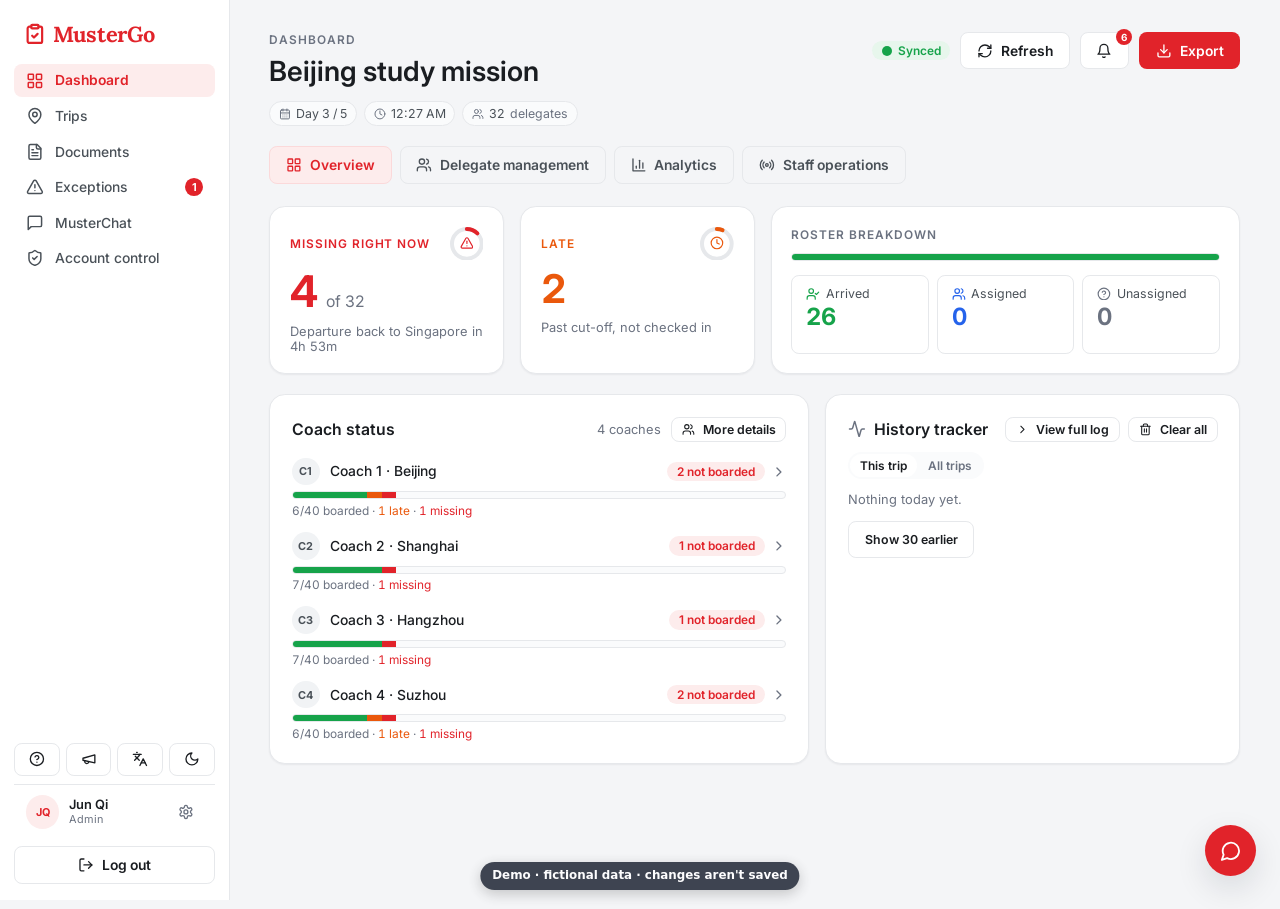
<file: demos/mustergo/index.html>
<!doctype html>
<html lang="en">
  <head>
    <script>(function(){var q=new URLSearchParams(location.search),r=q.get("redirect");if(r){history.replaceState(null,"",location.pathname.replace(/\/$/,"")+r);}})();</script>
    <meta charset="UTF-8" />
    <meta name="viewport" content="width=device-width, initial-scale=1.0" />
    <meta name="theme-color" content="#E1232A" />
    <link rel="preconnect" href="https://fonts.googleapis.com" />
    <link rel="preconnect" href="https://fonts.gstatic.com" crossorigin />
    <link
      href="https://fonts.googleapis.com/css2?family=Lora:wght@500;600;700&family=Inter:wght@400;500;600;700&display=swap"
      rel="stylesheet"
    />
    <title>MusterGo — SCCCI Delegation Attendance</title>
    <script type="module" crossorigin src="/demos/mustergo/assets/index-DXdHSPmJ.js"></script>
    <link rel="stylesheet" crossorigin href="/demos/mustergo/assets/index-qj7nGqHL.css">
  </head>
  <body>
    <div id="root"></div>

  </body>
</html>
</file>
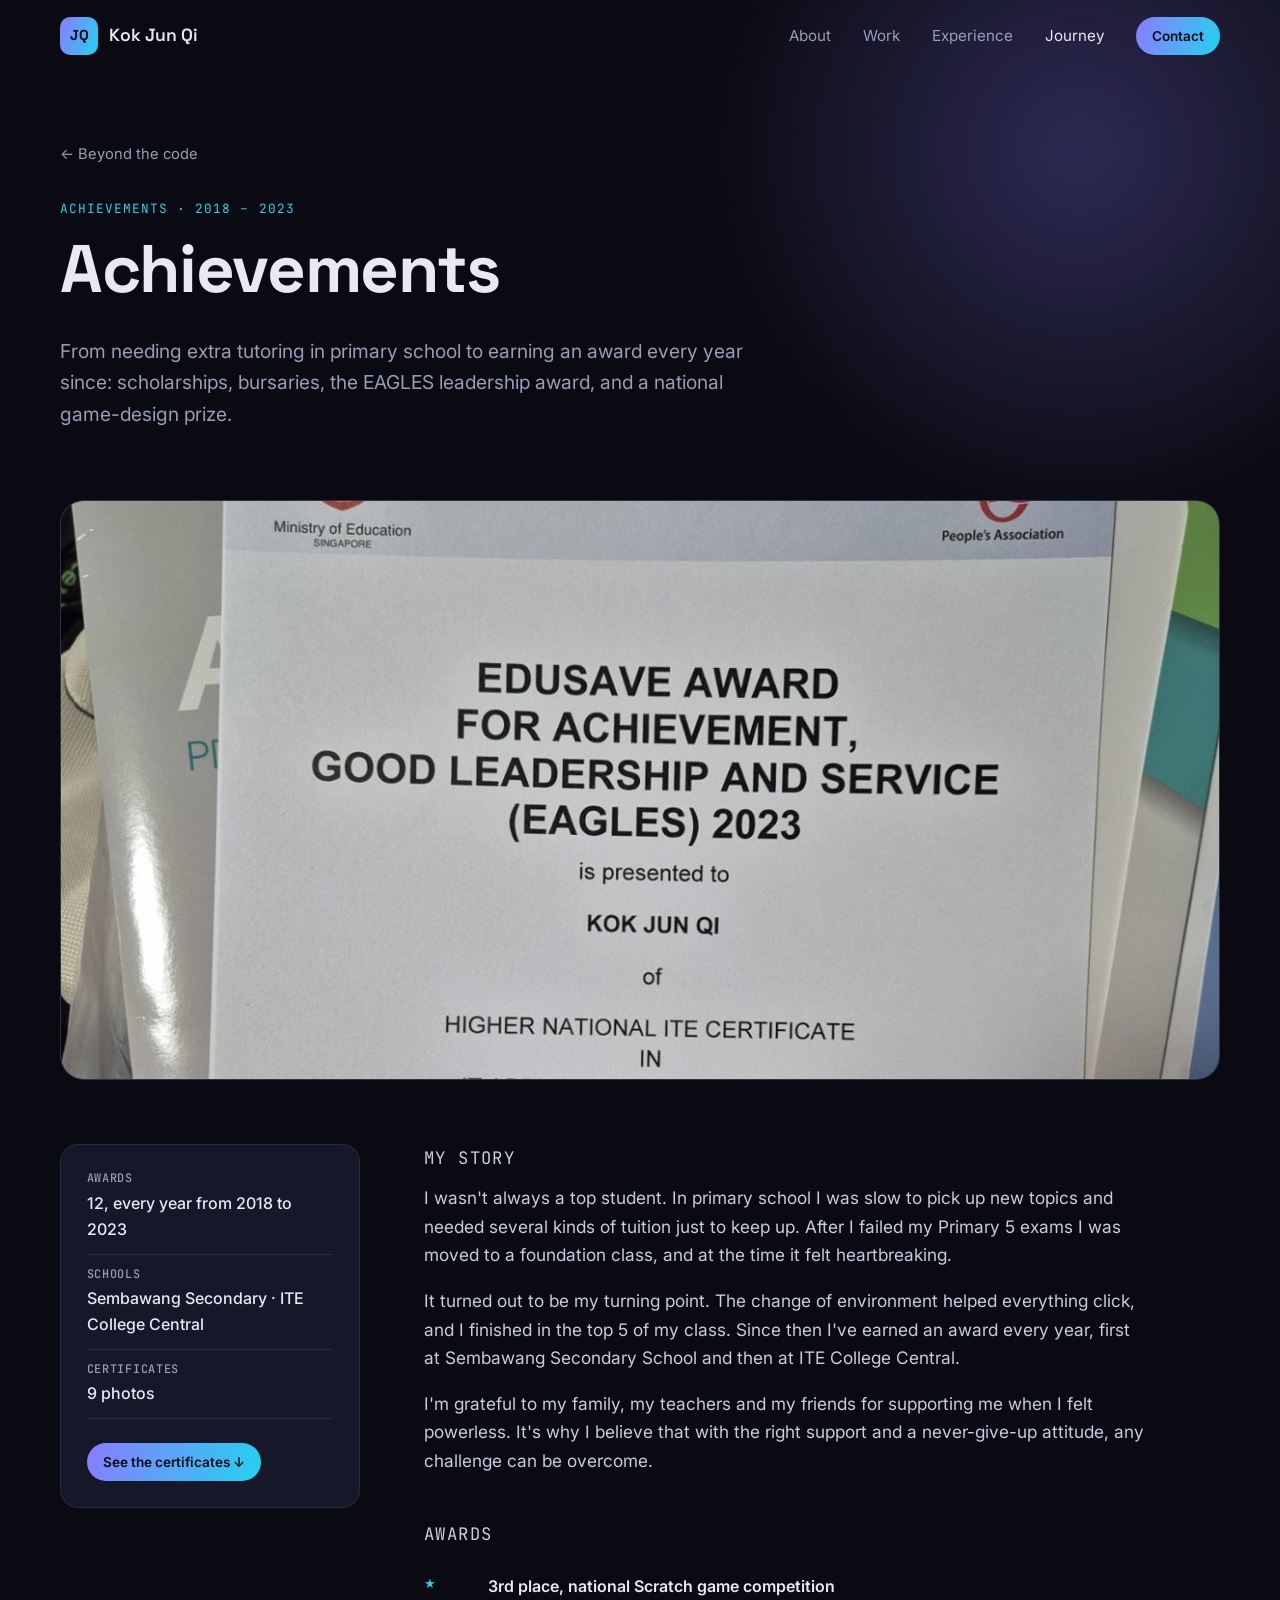
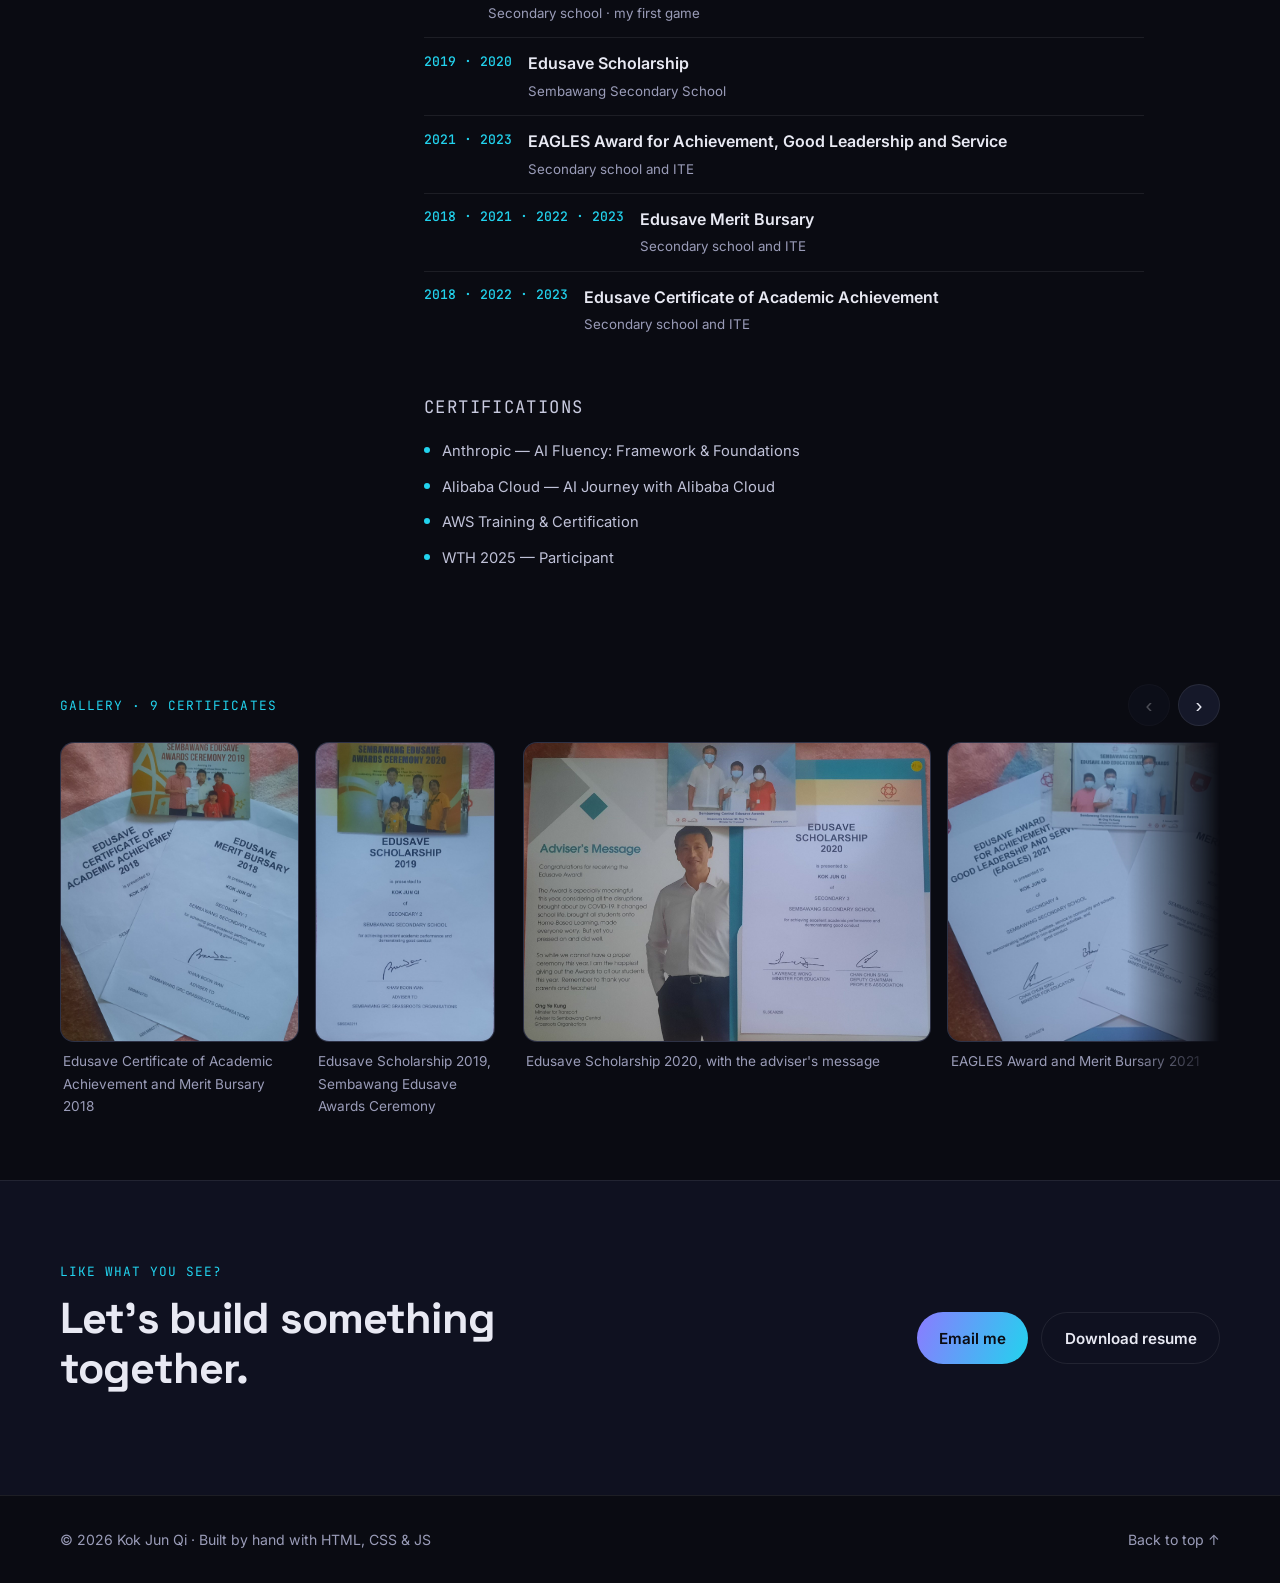
<file: achievements.html>
<!DOCTYPE html>
<html lang="en">
<head>
  <meta charset="UTF-8" />
  <meta name="viewport" content="width=device-width, initial-scale=1.0" />
  <title>Achievements — Kok Jun Qi</title>
  <meta name="description" content="Awards and certificates from the portfolio of Kok Jun Qi, Applied AI student and aspiring game developer." />
  <link rel="icon" href="favicon.svg" type="image/svg+xml" />
  <meta name="theme-color" content="#0a0b12" />
  <meta property="og:type" content="website" />
  <meta property="og:site_name" content="Kok Jun Qi" />
  <meta property="og:image" content="https://hub234jq.github.io/images/og.jpg" />
  <meta property="og:image:width" content="1200" />
  <meta property="og:image:height" content="630" />
  <meta name="twitter:card" content="summary_large_image" />
  <meta property="og:title" content="Achievements — Kok Jun Qi" />
  <meta property="og:description" content="Awards and certificates from the portfolio of Kok Jun Qi, Applied AI student and aspiring game developer." />
  <link rel="preconnect" href="https://fonts.googleapis.com" />
  <link rel="preconnect" href="https://fonts.gstatic.com" crossorigin />
  <link href="https://fonts.googleapis.com/css2?family=Space+Grotesk:wght@500;600;700&family=Inter:wght@400;500;600&family=JetBrains+Mono:wght@400;500&display=swap" rel="stylesheet" />
  <link rel="stylesheet" href="styles.css?v=20261128020034" />
</head>
<body>
  <a class="skip" href="#main">Skip to content</a>

  <header class="nav" id="nav">
    <div class="container nav__inner">
      <a href="index.html" class="nav__brand" aria-label="Kok Jun Qi, home">
        <span class="nav__logo">JQ</span>
        <span>Kok Jun Qi</span>
      </a>
      <button class="nav__toggle" aria-label="Open menu" aria-expanded="false" aria-controls="nav-links">
        <span></span><span></span>
      </button>
      <nav id="nav-links" class="nav__links">
        <a href="index.html#about">About</a>
        <a href="index.html#work">Work</a>
        <a href="index.html#experience">Experience</a>
        <a href="index.html#journey" class="is-active">Journey</a>
        <a href="index.html#contact" class="btn btn--small">Contact</a>
      </nav>
    </div>
  </header>

  <main id="main">
    <div id="achievements-detail"></div>

    <section class="section contact contact--compact">
      <div class="container contact__inner reveal">
        <div>
          <p class="kicker">Like what you see?</p>
          <h2>Let's build something together.</h2>
        </div>
        <div class="contact__cta">
          <a class="btn" href="mailto:kokjunqi@gmail.com">Email me</a>
          <a class="btn btn--ghost" href="assets/Kok_Jun_Qi_Resume.pdf" download>Download resume</a>
        </div>
      </div>
    </section>
  </main>

  <footer class="footer">
    <div class="container footer__inner">
      <p>© <span class="js-year"></span> Kok Jun Qi · Built by hand with HTML, CSS &amp; JS</p>
      <a href="#top" onclick="window.scrollTo({top:0});return false;">Back to top ↑</a>
    </div>
  </footer>

  <script src="achievements.js?v=20261128020034"></script>
  <script src="script.js?v=20261128020034"></script>
</body>
</html>
</file>
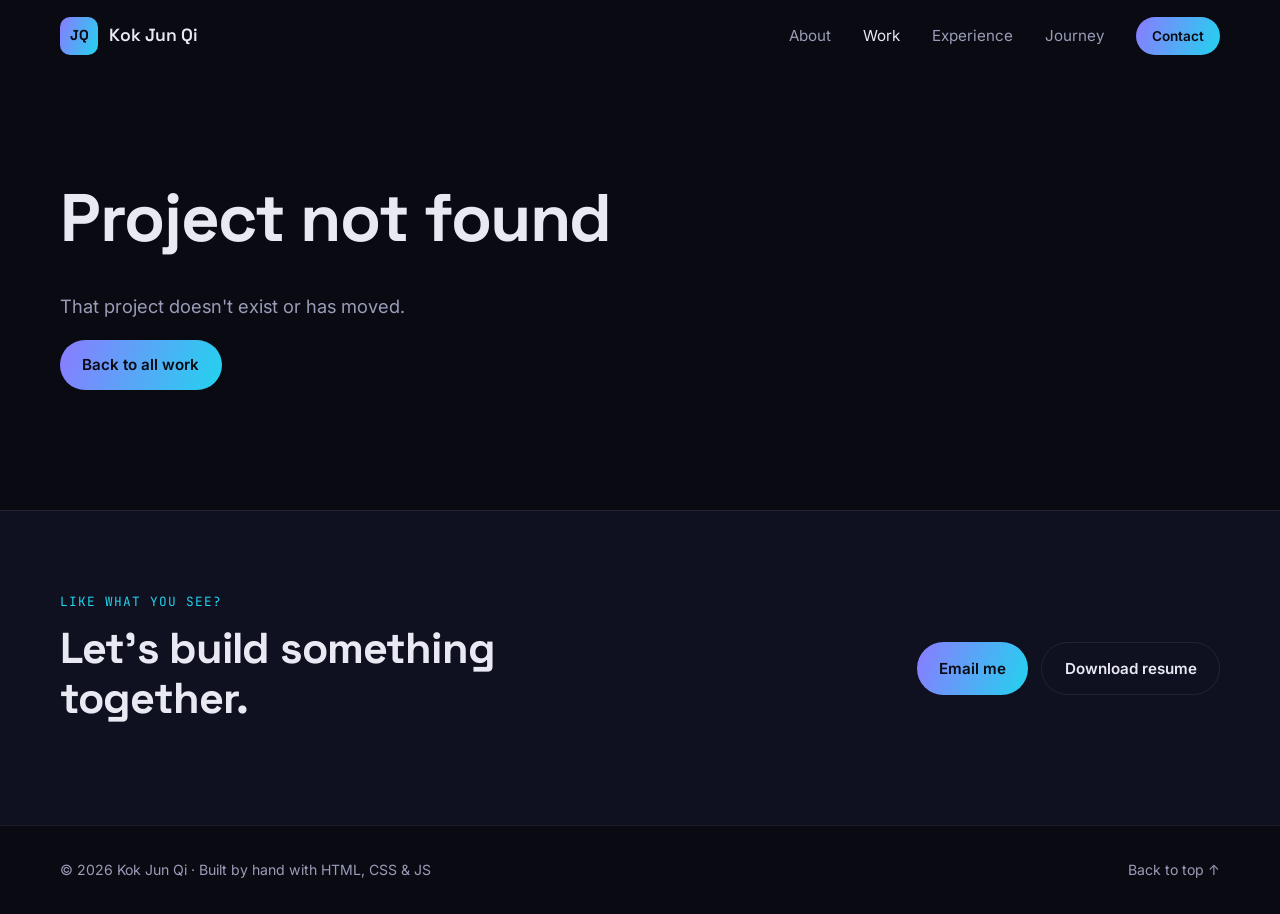
<file: project.html>
<!DOCTYPE html>
<html lang="en">
<head>
  <meta charset="UTF-8" />
  <meta name="viewport" content="width=device-width, initial-scale=1.0" />
  <title>Project — Kok Jun Qi</title>
  <meta name="description" content="Project case study from the portfolio of Kok Jun Qi, Applied AI student and aspiring game developer." />
  <link rel="icon" href="favicon.svg" type="image/svg+xml" />
  <meta name="theme-color" content="#0a0b12" />
  <meta property="og:type" content="website" />
  <meta property="og:site_name" content="Kok Jun Qi" />
  <meta property="og:image" content="https://hub234jq.github.io/images/og.jpg" />
  <meta property="og:image:width" content="1200" />
  <meta property="og:image:height" content="630" />
  <meta name="twitter:card" content="summary_large_image" />
  <meta property="og:title" content="Project — Kok Jun Qi" />
  <meta property="og:description" content="Project case study from the portfolio of Kok Jun Qi, Applied AI student and aspiring game developer." />
  <link rel="preconnect" href="https://fonts.googleapis.com" />
  <link rel="preconnect" href="https://fonts.gstatic.com" crossorigin />
  <link href="https://fonts.googleapis.com/css2?family=Space+Grotesk:wght@500;600;700&family=Inter:wght@400;500;600&family=JetBrains+Mono:wght@400;500&display=swap" rel="stylesheet" />
  <link rel="stylesheet" href="styles.css?v=20261128020034" />
</head>
<body>
  <a class="skip" href="#main">Skip to content</a>

  <header class="nav" id="nav">
    <div class="container nav__inner">
      <a href="index.html" class="nav__brand" aria-label="Kok Jun Qi, home">
        <span class="nav__logo">JQ</span>
        <span>Kok Jun Qi</span>
      </a>
      <button class="nav__toggle" aria-label="Open menu" aria-expanded="false" aria-controls="nav-links">
        <span></span><span></span>
      </button>
      <nav id="nav-links" class="nav__links">
        <a href="index.html#about">About</a>
        <a href="index.html#work" class="is-active">Work</a>
        <a href="index.html#experience">Experience</a>
        <a href="index.html#journey">Journey</a>
        <a href="index.html#contact" class="btn btn--small">Contact</a>
      </nav>
    </div>
  </header>

  <main id="main">
    <div id="project-detail"></div>

    <section class="section contact contact--compact">
      <div class="container contact__inner reveal">
        <div>
          <p class="kicker">Like what you see?</p>
          <h2>Let's build something together.</h2>
        </div>
        <div class="contact__cta">
          <a class="btn" href="mailto:kokjunqi@gmail.com">Email me</a>
          <a class="btn btn--ghost" href="assets/Kok_Jun_Qi_Resume.pdf" download>Download resume</a>
        </div>
      </div>
    </section>
  </main>

  <footer class="footer">
    <div class="container footer__inner">
      <p>© <span class="js-year"></span> Kok Jun Qi · Built by hand with HTML, CSS &amp; JS</p>
      <a href="#top" onclick="window.scrollTo({top:0});return false;">Back to top ↑</a>
    </div>
  </footer>

  <script src="projects.js?v=20261128020034"></script>
  <script src="script.js?v=20261128020034"></script>
</body>
</html>
</file>
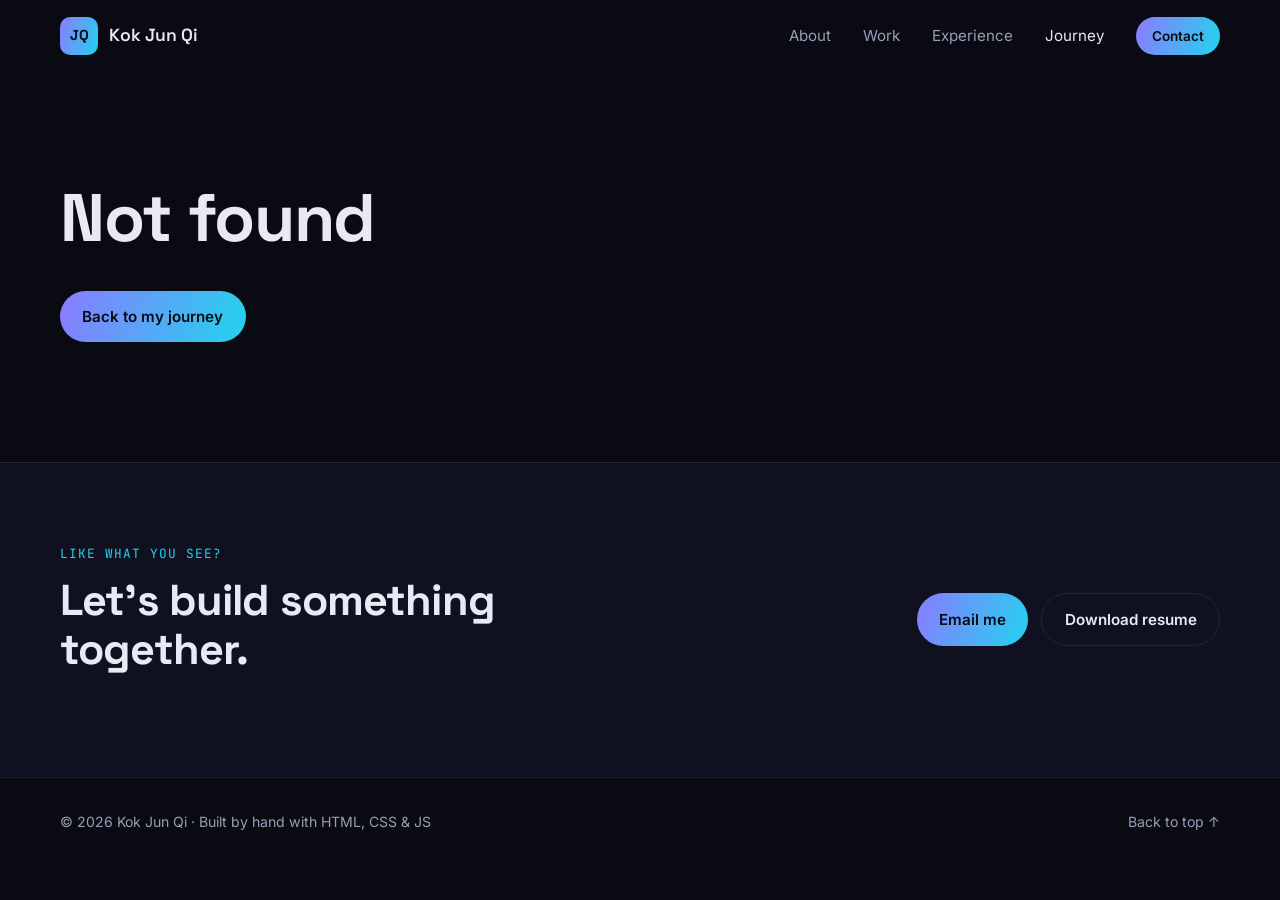
<file: volunteer.html>
<!DOCTYPE html>
<html lang="en">
<head>
  <meta charset="UTF-8" />
  <meta name="viewport" content="width=device-width, initial-scale=1.0" />
  <title>Volunteering — Kok Jun Qi</title>
  <meta name="description" content="Volunteering experience from the portfolio of Kok Jun Qi, Applied AI student and aspiring game developer." />
  <link rel="icon" href="favicon.svg" type="image/svg+xml" />
  <meta name="theme-color" content="#0a0b12" />
  <meta property="og:type" content="website" />
  <meta property="og:site_name" content="Kok Jun Qi" />
  <meta property="og:image" content="https://hub234jq.github.io/images/og.jpg" />
  <meta property="og:image:width" content="1200" />
  <meta property="og:image:height" content="630" />
  <meta name="twitter:card" content="summary_large_image" />
  <meta property="og:title" content="Volunteering — Kok Jun Qi" />
  <meta property="og:description" content="Volunteering experience from the portfolio of Kok Jun Qi, Applied AI student and aspiring game developer." />
  <link rel="preconnect" href="https://fonts.googleapis.com" />
  <link rel="preconnect" href="https://fonts.gstatic.com" crossorigin />
  <link href="https://fonts.googleapis.com/css2?family=Space+Grotesk:wght@500;600;700&family=Inter:wght@400;500;600&family=JetBrains+Mono:wght@400;500&display=swap" rel="stylesheet" />
  <link rel="stylesheet" href="styles.css?v=20261128020034" />
</head>
<body>
  <a class="skip" href="#main">Skip to content</a>

  <header class="nav" id="nav">
    <div class="container nav__inner">
      <a href="index.html" class="nav__brand" aria-label="Kok Jun Qi, home">
        <span class="nav__logo">JQ</span>
        <span>Kok Jun Qi</span>
      </a>
      <button class="nav__toggle" aria-label="Open menu" aria-expanded="false" aria-controls="nav-links">
        <span></span><span></span>
      </button>
      <nav id="nav-links" class="nav__links">
        <a href="index.html#about">About</a>
        <a href="index.html#work">Work</a>
        <a href="index.html#experience">Experience</a>
        <a href="index.html#journey" class="is-active">Journey</a>
        <a href="index.html#contact" class="btn btn--small">Contact</a>
      </nav>
    </div>
  </header>

  <main id="main">
    <div id="volunteer-detail"></div>

    <section class="section contact contact--compact">
      <div class="container contact__inner reveal">
        <div>
          <p class="kicker">Like what you see?</p>
          <h2>Let's build something together.</h2>
        </div>
        <div class="contact__cta">
          <a class="btn" href="mailto:kokjunqi@gmail.com">Email me</a>
          <a class="btn btn--ghost" href="assets/Kok_Jun_Qi_Resume.pdf" download>Download resume</a>
        </div>
      </div>
    </section>
  </main>

  <footer class="footer">
    <div class="container footer__inner">
      <p>© <span class="js-year"></span> Kok Jun Qi · Built by hand with HTML, CSS &amp; JS</p>
      <a href="#top" onclick="window.scrollTo({top:0});return false;">Back to top ↑</a>
    </div>
  </footer>

  <script src="volunteer.js?v=20261128020034"></script>
  <script src="script.js?v=20261128020034"></script>
</body>
</html>
</file>
<file: demos/mustergo/assets/index-qj7nGqHL.css>
:root{color-scheme:light;--scc-red: #e1232a;--scc-red-600: #c41d24;--scc-red-700: #a3171d;--scc-red-tint: #fdecec;--scc-red-tint-2: #fbd9da;--ink: #1a1d21;--ink-2: #4a5158;--ink-3: #6b7280;--line: #e6e8eb;--line-2: #f0f1f3;--bg: #f4f5f7;--surface: #ffffff;--surface-2: #fafbfc;--ink-solid: #1a1d21;--st-present: #16a34a;--st-present-bg: #e7f6ec;--st-arrived: #16a34a;--st-arrived-bg: #e7f6ec;--st-missing: #e1232a;--st-missing-bg: #fdecec;--st-unassigned: #6b7280;--st-unassigned-bg: #f1f3f5;--st-assigned: #2563eb;--st-assigned-bg: #e7eefb;--st-late: #ea580c;--st-late-bg: #fceedb;--st-review: #ca8a04;--st-review-bg: #fdf6e3;--st-normal: #7c3aed;--st-normal-bg: #f3edfe;--st-neutral: #6b7280;--st-neutral-bg: #f1f3f5;--font-display: "Lora", Georgia, serif;--font-body: "Inter", -apple-system, BlinkMacSystemFont, "Segoe UI", sans-serif;--r-sm: 8px;--r-md: 12px;--r-lg: 16px;--shadow-sm: 0 1px 2px rgba(16, 24, 40, .06);--shadow-md: 0 4px 16px rgba(16, 24, 40, .08);--shadow-lg: 0 12px 32px rgba(16, 24, 40, .12);--sidebar-w: 232px;--app-zoom: .99}:root[data-theme=dark]{color-scheme:dark;--ink: #eef0f2;--ink-2: #c7cdd4;--ink-3: #949aa3;--line: #383c42;--line-2: #2d3136;--bg: #1a1d21;--surface: #24272c;--surface-2: #2a2e33;--scc-red: #ff5a60;--scc-red-600: #ff7378;--scc-red-700: #ff8c90;--scc-red-tint: #43262a;--scc-red-tint-2: #52292e;--st-missing: #ff5a60;--st-present-bg: #17392a;--st-arrived-bg: #17392a;--st-missing-bg: #432427;--st-unassigned-bg: #2b2f34;--st-assigned-bg: #1f2f4d;--st-late-bg: #3d2a16;--st-review-bg: #3c3013;--st-normal-bg: #302650;--st-neutral-bg: #2b2f34;--shadow-sm: 0 1px 2px rgba(0, 0, 0, .35);--shadow-md: 0 4px 16px rgba(0, 0, 0, .4);--shadow-lg: 0 12px 32px rgba(0, 0, 0, .5)}*{box-sizing:border-box}html{zoom:calc(var(--app-zoom) * 100%)}html,body,#root{height:100%}body{margin:0;font-family:var(--font-body);color:var(--ink);background:var(--bg);-webkit-font-smoothing:antialiased}*{scrollbar-width:thin;scrollbar-color:var(--line) transparent}::-webkit-scrollbar{width:10px;height:10px}::-webkit-scrollbar-track{background:transparent}::-webkit-scrollbar-thumb{background:var(--line);border-radius:999px;border:2px solid transparent;background-clip:padding-box}::-webkit-scrollbar-thumb:hover{background:var(--ink-3);background-clip:padding-box}h1,h2,h3{margin:0;font-weight:600}button{font-family:inherit;cursor:pointer}a{color:inherit}.wordmark{font-family:var(--font-display);font-weight:700;color:var(--scc-red);letter-spacing:-.01em;display:inline-flex;align-items:center;gap:8px}.btn{display:inline-flex;align-items:center;justify-content:center;gap:8px;border:1px solid transparent;border-radius:var(--r-sm);padding:10px 16px;font-size:14px;font-weight:600;transition:background .15s,border-color .15s,transform .05s}.btn:active{transform:translateY(1px)}.btn-primary{background:var(--scc-red);color:#fff}.btn-primary:hover{background:var(--scc-red-600)}.btn-dark{background:var(--ink);color:var(--surface)}.btn-dark:hover{filter:brightness(.92)}.btn-ghost{background:var(--surface);color:var(--ink);border-color:var(--line)}.btn-ghost:hover{background:var(--surface-2)}.btn-block{width:100%}.btn:disabled{opacity:.5;cursor:not-allowed}.skeleton-line{border-radius:4px;background:linear-gradient(90deg,var(--line) 25%,var(--surface-2) 37%,var(--line) 63%);background-size:400% 100%;animation:skeleton-shimmer 1.4s ease infinite}@keyframes skeleton-shimmer{0%{background-position:100% 50%}to{background-position:0 50%}}.card{background:var(--surface);border:1px solid var(--line);border-radius:var(--r-lg);box-shadow:var(--shadow-sm)}.app-shell{display:flex;min-height:100vh;align-items:flex-start}.sidebar{width:var(--sidebar-w);flex-shrink:0;background:var(--surface);border-right:1px solid var(--line);padding:16px 14px;display:flex;flex-direction:column;gap:2px;position:sticky;top:0;height:calc(100vh / var(--app-zoom));overflow-y:auto}.sidebar-brand{padding:4px 10px 14px;font-size:22px}.sidebar-nav-scroll{flex:1;min-height:0;overflow-y:auto;display:flex;flex-direction:column;gap:2px}.nav-item{display:flex;align-items:center;gap:12px;padding:8px 12px;border-radius:var(--r-sm);color:var(--ink-2);text-decoration:none;font-size:14px;font-weight:500;position:relative}.nav-item:hover{background:var(--surface-2)}.nav-item.active{background:var(--scc-red-tint);color:var(--scc-red);font-weight:600}.nav-badge{margin-left:auto;background:var(--scc-red);color:#fff;font-size:11px;font-weight:700;min-width:18px;height:18px;border-radius:9px;display:inline-flex;align-items:center;justify-content:center;padding:0 5px}.sidebar-account{border-radius:var(--r-sm);transition:background .15s}.sidebar-account:hover{background:var(--surface-2)}.sidebar-account.active{background:var(--scc-red-tint)}.app-topbar-collapsed,.app-sidebar-backdrop{display:none}@media (max-width: 1024px){.app-topbar-collapsed{display:flex;align-items:center;gap:12px;position:sticky;top:0;z-index:30;background:var(--surface);border-bottom:1px solid var(--line);padding:12px 16px;width:100%}.app-hamburger{background:none;border:none;color:var(--ink);display:flex;padding:4px;border-radius:var(--r-sm);cursor:pointer}.app-hamburger:hover{background:var(--surface-2)}.app-topbar-brand{font-size:17px}.app-shell{flex-direction:column}.sidebar{position:fixed;top:0;left:0;z-index:50;transform:translate(-100%);transition:transform .22s ease;box-shadow:var(--shadow-lg)}.sidebar.open{transform:translate(0)}.app-sidebar-backdrop{display:block;position:fixed;top:0;right:0;bottom:0;left:0;background:#10182873;z-index:40}.main{width:100%}.page{padding:20px}.dash-two-col{grid-template-columns:1fr!important}}@media (prefers-reduced-motion: reduce){.sidebar{transition:none}}.main{flex:1;min-width:0}.page{padding:32px 40px;max-width:1180px}.page-eyebrow{font-size:12px;font-weight:600;letter-spacing:.08em;text-transform:uppercase;color:var(--ink-3)}.page-title{font-size:28px;margin:4px 0 2px}.mg-title-switch{position:relative;display:inline-flex;align-items:center;min-width:0;max-width:100%;color:inherit}.mg-title-switch-btn{display:inline-flex;align-items:center;gap:10px;min-width:0;max-width:100%;background:none;border:none;padding:2px 6px;margin:-2px -6px;border-radius:6px;cursor:pointer;font:inherit;color:inherit}.mg-title-switch-btn .mg-title-name{min-width:0;white-space:nowrap;overflow:visible}.mg-title-switch-btn>svg{flex-shrink:0;color:var(--ink-3)}.mg-title-switch-btn:hover{background:var(--surface-2)}.mg-title-switch-btn:hover .mg-title-name,.mg-title-switch-btn:hover>svg{color:var(--scc-red)}.mg-title-switch-btn:focus-visible{outline:2px solid var(--scc-red);outline-offset:2px}.mg-title-menu{position:absolute;top:calc(100% + 6px);left:0;min-width:220px;max-width:360px;max-height:320px;overflow-y:auto;background:var(--surface);border:1px solid var(--line);border-radius:var(--r-md);box-shadow:var(--shadow-lg, 0 8px 24px rgba(0,0,0,.18));padding:6px;z-index:30}.mg-title-menu-item{display:block;width:100%;text-align:left;background:none;border:none;padding:8px 10px;border-radius:6px;font-size:14px;font-weight:500;color:var(--ink);cursor:pointer;overflow:hidden;text-overflow:ellipsis;white-space:nowrap}.mg-title-menu-item:hover{background:var(--surface-2)}.mg-title-menu-item.active{color:var(--scc-red);font-weight:700}.page-sub{color:var(--ink-3);font-size:14px}.badge{display:inline-flex;align-items:center;gap:6px;font-size:12px;font-weight:600;padding:4px 10px;border-radius:999px;line-height:1;white-space:nowrap}.badge-present{color:var(--st-present);background:var(--st-present-bg)}.badge-arrived{color:var(--st-arrived);background:var(--st-arrived-bg)}.badge-missing{color:var(--st-missing);background:var(--st-missing-bg)}.badge-unassigned{color:var(--st-unassigned);background:var(--st-unassigned-bg)}.badge-assigned{color:var(--st-assigned);background:var(--st-assigned-bg)}.badge-late{color:var(--st-late);background:var(--st-late-bg)}.badge-review{color:var(--st-review);background:var(--st-review-bg)}.badge-normal{color:var(--st-normal);background:var(--st-normal-bg)}.badge-neutral{color:var(--st-neutral);background:var(--st-neutral-bg)}.table{width:100%;border-collapse:collapse;font-size:14px}.table th{text-align:left;font-size:11px;font-weight:600;letter-spacing:.06em;text-transform:uppercase;color:var(--ink-3);padding:10px 12px;border-bottom:1px solid var(--line)}.table td{padding:12px;border-bottom:1px solid var(--line-2);vertical-align:middle}.table tr:last-child td{border-bottom:none}.avatar{width:28px;height:28px;border-radius:999px;background:var(--st-present-bg);color:var(--st-present);font-size:11px;font-weight:700;display:inline-flex;align-items:center;justify-content:center;flex-shrink:0}.input,.select{width:100%;padding:10px 12px;border:1px solid var(--line);border-radius:var(--r-sm);font-size:14px;font-family:inherit;background:var(--surface);color:var(--ink)}.select{appearance:none;-webkit-appearance:none;-moz-appearance:none;padding-right:34px;background-image:url("data:image/svg+xml,%3Csvg xmlns='http://www.w3.org/2000/svg' width='16' height='16' viewBox='0 0 24 24' fill='none' stroke='%236b7280' stroke-width='2' stroke-linecap='round' stroke-linejoin='round'%3E%3Cpolyline points='6 9 12 15 18 9'%3E%3C/polyline%3E%3C/svg%3E");background-repeat:no-repeat;background-position:right 10px center;cursor:pointer}.input:focus,.select:focus{outline:2px solid var(--scc-red-tint-2);border-color:var(--scc-red)}.field-label{font-size:13px;font-weight:600;margin-bottom:6px;display:block}.scaffold{border:1.5px dashed var(--line);border-radius:var(--r-lg);padding:48px;text-align:center;color:var(--ink-3);background:var(--surface-2)}.scaffold h2{color:var(--ink);margin-bottom:8px}.scaffold .owner{display:inline-block;margin-top:16px;font-size:12px;font-weight:600;color:var(--scc-red);background:var(--scc-red-tint);padding:4px 12px;border-radius:999px}.row{display:flex;align-items:center;gap:12px}.between{justify-content:space-between}.muted{color:var(--ink-3)}.mono{font-variant-numeric:tabular-nums;font-feature-settings:"tnum"}.tf-root{--tf-blue: #2563eb;--tf-blue-bg: #eff6ff;--tf-blue-line: #bfdbfe;--tf-green: #15803d;--tf-green-bg: #f0fdf4;--tf-green-line: #bbf7d0;--tf-yellow: #b45309;--tf-yellow-bg: #fffbeb;--tf-yellow-line: #fde68a;--tf-red: #dc2626;--tf-red-bg: #fef2f2;--tf-red-line: #fecaca;--tf-purple: #9333ea;--tf-purple-bg: #faf5ff;--tf-purple-line: #e9d5ff;--tf-grey: #64748b;--tf-grey-bg: #f1f5f9;--tf-grey-line: #e2e8f0;--tf-orange: #ea580c;--tf-orange-bg: #fff7ed;--tf-orange-line: #fed7aa;--tf-bg: #f6f7fb;--tf-surface: #ffffff;--tf-surface-2: #f6f7fa;--tf-border: #e5e7eb;--tf-text: #0f172a;--tf-text-2: #475569;--tf-text-3: #64748b;--tf-shadow-sm: 0 1px 3px rgba(15, 23, 42, .06), 0 1px 2px rgba(15, 23, 42, .04);--tf-shadow-md: 0 4px 12px rgba(15, 23, 42, .08), 0 2px 4px rgba(15, 23, 42, .05);--tf-shadow-lg: 0 16px 40px rgba(15, 23, 42, .16), 0 4px 12px rgba(15, 23, 42, .08);--tf-radius-sm: 10px;--tf-radius-md: 14px;--tf-radius-lg: 16px;color:var(--tf-text);font-family:inherit}.tf-root.tf-dark{--tf-bg: var(--bg);--tf-surface: var(--surface);--tf-surface-2: var(--surface-2);--tf-border: var(--line);--tf-text: var(--ink);--tf-text-2: var(--ink-2);--tf-text-3: var(--ink-3);--tf-shadow-sm: 0 1px 3px rgba(0, 0, 0, .4);--tf-shadow-md: 0 6px 24px rgba(0, 0, 0, .45);--tf-shadow-lg: 0 24px 56px rgba(0, 0, 0, .55);--tf-blue: #60a5fa;--tf-blue-bg: rgba(96, 165, 250, .14);--tf-blue-line: rgba(96, 165, 250, .3);--tf-green: #4ade80;--tf-green-bg: rgba(74, 222, 128, .14);--tf-green-line: rgba(74, 222, 128, .3);--tf-yellow: #fbbf24;--tf-yellow-bg: rgba(251, 191, 36, .14);--tf-yellow-line: rgba(251, 191, 36, .3);--tf-red: #f87171;--tf-red-bg: rgba(248, 113, 113, .14);--tf-red-line: rgba(248, 113, 113, .3);--tf-purple: #c084fc;--tf-purple-bg: rgba(192, 132, 252, .14);--tf-purple-line: rgba(192, 132, 252, .3);--tf-grey: #94a3b8;--tf-grey-bg: rgba(148, 163, 184, .14);--tf-grey-line: rgba(148, 163, 184, .3);--tf-orange: #fb923c;--tf-orange-bg: rgba(251, 146, 60, .14);--tf-orange-line: rgba(251, 146, 60, .3)}.tf-root{background:var(--tf-bg)}.tf-root,.tf-root *{box-sizing:border-box}.tf-root button{font-family:inherit}.tf-root :focus-visible{outline:2px solid var(--tf-blue);outline-offset:2px;border-radius:6px}@media (prefers-reduced-motion: reduce){.tf-root *{animation-duration:.001ms!important;animation-iteration-count:1!important;transition-duration:.001ms!important}}.tf-page{padding:28px 32px 60px;min-height:100%}@media (max-width: 860px){.tf-page{padding:16px 14px 90px}}.tf-topbar{display:flex;align-items:center;justify-content:space-between;gap:12px;margin-bottom:18px;flex-wrap:wrap}.tf-back-btn{display:inline-flex;align-items:center;gap:6px;padding:8px 14px;font-size:13px;font-weight:600;border:1px solid var(--tf-border);background:var(--tf-surface);color:var(--tf-text-2);border-radius:999px;cursor:pointer;transition:background .15s ease}.tf-back-btn:hover{background:var(--tf-surface-2)}.tf-hero{background:var(--tf-surface);border:1px solid var(--tf-border);border-radius:var(--tf-radius-lg);padding:22px 26px;margin-bottom:20px;box-shadow:var(--tf-shadow-sm)}.tf-hero-top{display:flex;align-items:flex-start;justify-content:space-between;gap:16px;flex-wrap:wrap}.tf-hero-title-row{display:flex;align-items:center;gap:10px;flex-wrap:wrap}.tf-hero-eyebrow{font-size:12px;font-weight:700;letter-spacing:.08em;text-transform:uppercase;color:var(--tf-text-3)}.tf-hero-title{font-size:26px;font-weight:800;line-height:1.2;color:var(--tf-text)}@media (max-width: 640px){.tf-hero-title{font-size:21px}.tf-hero{padding:18px}}.tf-hero-sub{font-size:13.5px;color:var(--tf-text-2);margin-top:8px}.tf-hero-actions{display:flex;gap:8px;flex-wrap:wrap}.tf-btn{display:inline-flex;align-items:center;gap:6px;padding:9px 16px;font-size:13px;font-weight:700;border-radius:999px;border:1px solid transparent;cursor:pointer;transition:background .15s ease,opacity .15s ease;white-space:nowrap}.tf-btn:disabled{opacity:.6;cursor:not-allowed}.tf-btn-solid{background:var(--tf-surface);color:var(--tf-text);border-color:var(--tf-border)}.tf-btn-solid:not(:disabled):hover{background:var(--tf-surface-2)}.tf-btn-primary{background:var(--scc-red);color:#fff}.tf-btn-primary:not(:disabled):hover{background:var(--scc-red-600)}.tf-btn-ghost{background:transparent;color:var(--tf-text-2);border-color:var(--tf-border)}.tf-btn-ghost:not(:disabled):hover{background:var(--tf-surface-2)}.tf-btn-sm{padding:6px 12px;font-size:12px}.tf-btn-icon-only{padding:8px;border-radius:999px}.tf-card{background:var(--tf-surface);border:1px solid var(--tf-border);border-radius:var(--tf-radius-md);box-shadow:var(--tf-shadow-sm);padding:20px 22px;margin-bottom:20px}.tf-section-head{display:flex;align-items:flex-start;justify-content:space-between;gap:12px;flex-wrap:wrap;margin-bottom:4px}.tf-section-title{font-size:17px;font-weight:800;display:flex;align-items:center;gap:8px;color:var(--tf-text)}.tf-section-sub{font-size:12.5px;color:var(--tf-text-3);margin-top:3px}.tf-section-eyebrow{font-size:11px;font-weight:700;letter-spacing:.07em;text-transform:uppercase;color:var(--tf-text-3);margin-bottom:2px}.tf-stop-chain{display:flex;align-items:stretch;gap:8px;flex-wrap:nowrap;overflow-x:auto;padding:2px}@media (max-width: 720px){.tf-stop-chain{flex-wrap:nowrap}}.tf-stop-box{flex:1 1 150px;min-width:128px;background:var(--tf-surface-2);border:1px solid var(--tf-border);border-radius:var(--tf-radius-sm);padding:11px 13px}.tf-stop-box.is-now{background:var(--tf-surface);border:2px solid var(--tf-red)}.tf-stop-box.is-done{opacity:.6}.tf-stop-box-time{font-size:13.5px;font-weight:800;color:var(--tf-text);display:flex;align-items:center;gap:6px}.tf-stop-box.is-now .tf-stop-box-time{color:var(--tf-red)}.tf-stop-now-text{font-size:11px;font-weight:800;letter-spacing:.04em;color:var(--tf-red)}.tf-stop-box-title{font-size:12.5px;color:var(--tf-text-2);margin-top:2px;font-weight:600}.tf-stop-box-venue{display:flex;align-items:center;gap:4px;font-size:11px;color:var(--tf-text-3);margin-top:3px;overflow:hidden;text-overflow:ellipsis;white-space:nowrap}.tf-stop-box-venue svg{flex-shrink:0}.tf-stop-arrow{display:flex;align-items:center;color:var(--tf-text-3);flex-shrink:0}.tf-stop-box[role=button]{cursor:pointer;transition:border-color .15s ease,box-shadow .15s ease}.tf-stop-box[role=button]:hover{border-color:var(--tf-text-3)}.tf-stop-box.is-open{box-shadow:0 0 0 2px var(--tf-blue-bg);border-color:var(--tf-blue)}.tf-stop-check{display:inline-flex;align-items:center;justify-content:center;padding:0;margin-right:2px;background:none;border:none;cursor:pointer;color:var(--tf-text-3);flex-shrink:0;border-radius:999px}.tf-stop-check:hover{color:var(--tf-green)}.tf-stop-box.is-completed{background:var(--tf-surface-2);border-color:var(--tf-border)}.tf-stop-box.is-completed .tf-stop-box-time{color:var(--tf-text-3)}.tf-stop-box.is-completed .tf-stop-box-title{text-decoration:line-through;color:var(--tf-text-3)}.tf-stop-tag{font-size:9.5px;font-weight:800;padding:1px 6px;border-radius:999px;letter-spacing:.02em;white-space:nowrap}.tf-stop-box.is-delayed{border-color:var(--tf-orange-line)}.tf-stop-box.is-delayed .tf-stop-box-time{color:var(--tf-orange)}.tf-stop-box.is-moved{border-color:var(--tf-blue-line)}.tf-stop-box.is-cancelled{border-color:var(--tf-red-line);background:var(--tf-red-bg)}.tf-stop-box.is-cancelled .tf-stop-box-title{text-decoration:line-through;color:var(--tf-text-3)}.tf-focus-band{display:grid;grid-template-columns:1.35fr 1fr;gap:14px;margin:12px 0 16px}@media (max-width: 640px){.tf-focus-band{grid-template-columns:1fr}}.tf-focus-card{position:relative;min-width:0;padding:14px 16px;background:var(--tf-surface-2);border:1px solid var(--tf-border);border-radius:var(--tf-radius-md)}.tf-focus-card.is-clickable{cursor:pointer;transition:border-color .15s ease,box-shadow .15s ease}.tf-focus-card.is-clickable:hover{border-color:var(--tf-text-3);box-shadow:var(--tf-shadow-sm)}.tf-focus-now{background:var(--tf-surface);border-color:var(--tf-red-line);border-left:4px solid var(--tf-red);box-shadow:var(--tf-shadow-sm)}.tf-focus-now.is-cancelled{background:var(--tf-red-bg)}.tf-focus-next{border-left:4px solid var(--tf-blue-line)}.tf-focus-eyebrow{display:flex;align-items:center;gap:7px;font-size:11px;font-weight:800;letter-spacing:.08em;text-transform:uppercase;color:var(--tf-red)}.tf-focus-eyebrow--next{color:var(--tf-blue)}.tf-focus-late,.tf-focus-count{display:inline-flex;align-items:center;gap:4px;margin-left:auto;padding:2px 8px;border-radius:999px;font-size:10.5px;font-weight:800;letter-spacing:0;text-transform:none}.tf-focus-late{color:var(--tf-orange);background:var(--tf-orange-bg)}.tf-focus-count{color:var(--tf-blue);background:var(--tf-blue-bg)}.tf-focus-time{font-size:22px;font-weight:800;letter-spacing:-.02em;line-height:1.15;color:var(--tf-text);margin-top:8px}.tf-focus-time.is-next{font-size:18px}.tf-focus-title{font-size:15px;font-weight:700;color:var(--tf-text);margin-top:3px}.tf-focus-next .tf-focus-title{font-size:14px;color:var(--tf-text-2)}.tf-focus-venue{display:flex;align-items:center;gap:5px;font-size:12px;color:var(--tf-text-3);margin-top:7px}.tf-focus-venue svg{flex-shrink:0}.tf-now-dot{width:9px;height:9px;border-radius:50%;background:var(--tf-red);flex-shrink:0;animation:tf-pulse 1.8s ease-out infinite}@keyframes tf-pulse{0%{box-shadow:0 0 #dc262680}70%{box-shadow:0 0 0 7px #dc262600}to{box-shadow:0 0 #dc262600}}.tf-stop-box.is-now{flex:1.4 1 188px;min-width:166px;box-shadow:var(--tf-shadow-sm)}.tf-stop-box.is-now .tf-stop-box-title{font-size:13.5px;font-weight:700;color:var(--tf-text)}.tf-stop-box.is-next{border-color:var(--tf-blue-line)}.tf-stop-box.is-next .tf-stop-box-time{color:var(--tf-blue)}.tf-stop-next-text{font-size:11px;font-weight:800;letter-spacing:.04em;color:var(--tf-blue)}.tf-stop-box.is-upcoming{opacity:.9}.tf-stop-box.is-upcoming .tf-stop-box-title{color:var(--tf-text-3)}.tf-stop-collapsed{display:inline-flex;align-items:center;gap:5px;flex-shrink:0;align-self:center;white-space:nowrap;padding:8px 12px;border-radius:999px;border:1px dashed var(--tf-border);background:var(--tf-surface-2);color:var(--tf-text-3);font-size:12px;font-weight:800;cursor:pointer;transition:color .15s ease,border-color .15s ease}.tf-stop-collapsed:hover{color:var(--tf-green);border-color:var(--tf-green-line)}.tf-stop-status-editor{display:flex;flex-direction:column;gap:8px;margin-top:12px;padding:10px 12px;border-radius:var(--tf-radius-sm);background:var(--tf-surface-2);border:1px solid var(--tf-border)}.tf-editor-label{font-size:10px;font-weight:800;letter-spacing:.06em;text-transform:uppercase;color:var(--tf-text-3)}.tf-editor-divider{width:1px;height:20px;background:var(--tf-border)}.tf-editor-sub{display:flex;align-items:center;gap:6px;flex-wrap:wrap;padding-top:8px;border-top:1px dashed var(--tf-border)}.tf-input.tf-num{width:52px;padding:5px 8px;text-align:center}.tf-schedule{display:flex;align-items:center;gap:8px;flex-wrap:wrap;margin:4px 0;font-size:12.5px;color:var(--tf-text-2)}.tf-schedule-day{font-weight:800;color:var(--tf-text)}.tf-schedule-part{color:var(--tf-text-2)}.tf-schedule-part strong{color:var(--tf-text-3);font-weight:700}.tf-schedule-sep{color:var(--tf-text-3)}.tf-schedule-spacer{flex:1 1 auto}.tf-schedule-pill{display:inline-flex;align-items:center;gap:5px;font-size:11px;font-weight:800;padding:3px 10px;border-radius:999px;white-space:nowrap}.tf-arrival-badge{display:inline-flex;align-items:center;gap:4px;margin-top:6px;font-size:10.5px;font-weight:800;padding:3px 9px;border-radius:999px;border:none;white-space:nowrap;letter-spacing:.01em}.tf-arrival-badge.is-clickable{cursor:pointer;transition:filter .12s ease,transform .12s ease}.tf-arrival-badge.is-clickable:hover{filter:brightness(.96)}.tf-arrival-badge.is-clickable:active{transform:scale(.97)}.tf-plan{display:flex;flex-direction:column;gap:14px}.tf-plan-day-label{font-size:11px;font-weight:800;letter-spacing:.06em;text-transform:uppercase;color:var(--tf-text-3);margin-bottom:6px}.tf-plan-stops{display:flex;flex-direction:column;gap:6px}.tf-plan-stop{display:flex;align-items:center;gap:10px;padding:9px 12px;border-radius:var(--tf-radius-sm);background:var(--tf-surface-2);border:1px solid var(--tf-border);font-size:13px}.tf-plan-stop.is-completed .tf-plan-title{text-decoration:line-through;color:var(--tf-text-3)}.tf-plan-time{font-weight:800;color:var(--tf-text);min-width:64px;flex-shrink:0}.tf-plan-title{color:var(--tf-text-2);flex:1;min-width:0}.tf-summary-bar{display:flex;align-items:center;gap:22px;flex-wrap:wrap;background:var(--tf-surface);border:1px solid var(--tf-border);border-radius:var(--tf-radius-md);box-shadow:var(--tf-shadow-sm);padding:14px 20px;margin-bottom:20px}.tf-summary-eyebrow{font-size:11px;font-weight:800;letter-spacing:.07em;text-transform:uppercase;color:var(--tf-text-3)}.tf-summary-stat{display:flex;flex-direction:column;gap:1px}.tf-summary-stat-label{font-size:10.5px;font-weight:700;letter-spacing:.04em;text-transform:uppercase;color:var(--tf-text-3)}.tf-summary-stat-value{font-size:17px;font-weight:800;color:var(--tf-text)}.tf-planner{display:flex;align-items:center;gap:14px;flex-wrap:wrap;padding:12px 14px;margin:4px 0 14px;border-radius:var(--tf-radius-sm);background:var(--tf-surface-2);border:1px dashed var(--tf-border)}.tf-planner-label{font-size:10.5px;font-weight:800;letter-spacing:.06em;text-transform:uppercase;color:var(--tf-text-3)}.tf-planner-field{display:flex;align-items:center;gap:6px;font-size:12.5px}.tf-planner-result{font-size:13px;color:var(--tf-text-2)}.tf-planner-result strong{color:var(--tf-text)}.tf-planner-ok{display:inline-flex;align-items:center;gap:5px;font-size:12.5px;font-weight:700;color:var(--tf-green)}.tf-fleet-scroll{display:grid;grid-template-columns:repeat(auto-fit,minmax(220px,1fr));gap:14px;padding:4px 0 2px;align-items:start}.tf-fleet-card{position:relative;background:var(--tf-surface);border:1px solid var(--tf-border);border-radius:var(--tf-radius-md);padding:15px;box-shadow:var(--tf-shadow-sm);transition:background .15s ease,border-color .15s ease,box-shadow .15s ease,transform .15s ease;display:flex;flex-direction:column}.tf-fleet-card:hover{box-shadow:var(--tf-shadow-md)}.tf-fleet-card.is-drop-target{border-color:var(--tf-blue);box-shadow:0 0 0 3px var(--tf-blue-bg),var(--tf-shadow-md);transform:translateY(-2px)}.tf-fleet-card.is-drop-target.is-nearfull{border-color:var(--tf-orange);box-shadow:0 0 0 3px var(--tf-orange-bg),var(--tf-shadow-md)}.tf-fleet-card.is-drop-target.is-full{border-color:var(--tf-red);box-shadow:0 0 0 3px var(--tf-red-bg),var(--tf-shadow-md)}.tf-fleet-card.is-unassigned{background:var(--tf-yellow-bg);border-style:dashed;box-shadow:none}.tf-fleet-head{display:flex;align-items:flex-start;justify-content:space-between;gap:8px}.tf-fleet-label{font-size:16px;font-weight:800;overflow:hidden;text-overflow:ellipsis;white-space:nowrap;max-width:170px;color:var(--tf-text);display:flex;align-items:center;gap:6px;letter-spacing:-.01em}.tf-fleet-label-ico{color:var(--tf-text-3);flex-shrink:0}.tf-fleet-sub{font-size:12px;color:var(--tf-text-2);font-weight:600;margin-top:3px}.tf-fleet-captain{display:inline-flex;align-items:center;gap:5px;font-size:12px;font-weight:700;color:var(--tf-text-2);margin-top:6px}.tf-fleet-captain svg{color:var(--tf-text-3)}.tf-fleet-drop-label{font-size:12px;color:var(--tf-blue);font-weight:700;margin-top:3px}.tf-fleet-drop-label.is-full{color:var(--tf-red)}.tf-badge-pill{display:inline-flex;align-items:center;gap:4px;font-size:11px;font-weight:800;padding:4px 11px;border-radius:999px;white-space:nowrap;flex-shrink:0}.tf-fleet-capacity{display:flex;align-items:center;gap:10px;margin-top:12px}.tf-fleet-cap-track{flex:1;height:10px;border-radius:999px;background:var(--tf-grey-bg);overflow:hidden;box-shadow:inset 0 0 0 1px #0f172a0a}.tf-fleet-cap-fill{display:block;height:100%;border-radius:999px;transition:width .3s ease}.tf-fleet-cap-label{font-size:12.5px;font-weight:800;white-space:nowrap;flex-shrink:0;letter-spacing:-.01em}.tf-cap-badge{display:inline-flex;align-items:center;gap:4px;font-size:10.5px;font-weight:800;text-transform:uppercase;letter-spacing:.02em;padding:3px 9px;border-radius:999px;white-space:nowrap;flex-shrink:0}@keyframes tf-bump-kf{0%{transform:scale(1)}35%{transform:scale(1.14)}to{transform:scale(1)}}.tf-fleet-cap-label.tf-bump{display:inline-block;animation:tf-bump-kf .42s ease}.tf-fleet-cap-fill.tf-bump{animation:tf-bump-kf .42s ease;transform-origin:left center}@media (prefers-reduced-motion: reduce){.tf-bump,.tf-drag-ghost{animation:none!important}}.tf-drag-ghost{animation:tf-ghost-in .12s ease}.tf-drag-ghost .tf-delegate-card{transform:scale(1.05) rotate(2.5deg);box-shadow:0 14px 30px #0f172a47;opacity:.96;border-color:var(--tf-blue-line);cursor:grabbing}@keyframes tf-ghost-in{0%{transform:scale(.9);opacity:.5}to{transform:scale(1);opacity:1}}@keyframes tf-shake-kf{0%,to{transform:translate(0)}15%{transform:translate(-6px)}30%{transform:translate(5px)}45%{transform:translate(-4px)}60%{transform:translate(3px)}75%{transform:translate(-2px)}}.tf-fleet-card.is-shake{animation:tf-shake-kf .5s ease;border-color:var(--tf-red)!important;box-shadow:0 0 0 3px var(--tf-red-bg),var(--tf-shadow-md)!important}@keyframes tf-flash-kf{0%,to{opacity:1}50%{opacity:.35}}.tf-fleet-card.is-shake .tf-fleet-cap-fill{background:var(--tf-red)!important;animation:tf-flash-kf .5s ease 2}.tf-fleet-card.is-shake .tf-cap-badge{animation:tf-flash-kf .5s ease 2}@media (prefers-reduced-motion: reduce){.tf-fleet-card.is-shake{animation:none}}.tf-cap-dialog-stats{display:flex;flex-direction:column;gap:9px;background:var(--tf-surface-2);border:1px solid var(--tf-border);border-radius:10px;padding:12px 14px}.tf-cap-dialog-row{display:flex;justify-content:space-between;align-items:baseline;gap:12px}.tf-cap-dialog-k{color:var(--tf-text-3);font-weight:700;font-size:11px;text-transform:uppercase;letter-spacing:.03em}.tf-cap-dialog-v{font-weight:800;color:var(--tf-text);font-size:13px;text-align:right}@media (max-width: 640px){.tf-cap-sheet{align-items:flex-end}.tf-cap-sheet .tf-cap-dialog{max-width:100%!important;width:100%;border-radius:18px 18px 0 0}}.tf-del-status{font-size:9.5px;font-weight:800;text-transform:uppercase;letter-spacing:.02em;padding:2px 7px;border-radius:999px;flex-shrink:0}.tf-kpi-row{display:grid;grid-template-columns:repeat(4,1fr);gap:12px;margin-bottom:18px}.tf-kpi{display:flex;flex-direction:column;gap:3px;padding:14px 16px;border-radius:var(--tf-radius-md);border:1px solid var(--tf-border);background:var(--tf-surface);box-shadow:var(--tf-shadow-sm)}.tf-kpi-n{font-size:30px;font-weight:800;line-height:1;letter-spacing:-.03em;color:var(--tf-text)}.tf-kpi-l{font-size:12px;font-weight:700;text-transform:uppercase;letter-spacing:.05em;color:var(--tf-text-3)}.tf-kpi.is-green{border-top:3px solid var(--tf-green)}.tf-kpi.is-green .tf-kpi-n{color:var(--tf-green)}.tf-kpi.is-blue{border-top:3px solid var(--tf-blue)}.tf-kpi.is-blue .tf-kpi-n{color:var(--tf-blue)}.tf-kpi.is-grey{border-top:3px solid var(--tf-grey)}.tf-kpi.is-ink{border-top:3px solid var(--tf-text)}.tf-kpi.is-orange{border-top:3px solid var(--tf-orange)}.tf-kpi.is-orange .tf-kpi-n{color:var(--tf-orange)}.tf-kpi.is-red{border-top:3px solid var(--tf-red)}.tf-kpi.is-red .tf-kpi-n{color:var(--tf-red)}.tf-kpi.is-yellow{border-top:3px solid var(--tf-yellow)}.tf-kpi.is-yellow .tf-kpi-n{color:var(--tf-yellow)}@media (max-width: 640px){.tf-kpi-row,.tf-att-summary{grid-template-columns:repeat(2,1fr)}}.tf-kpi-row-5{grid-template-columns:repeat(5,1fr)}@media (max-width: 760px){.tf-kpi-row-5{grid-template-columns:repeat(2,1fr)}}.tf-fleet-card.has-missing{border-left:3px solid var(--tf-red)}.tf-fleet-card.all-in{border-left:3px solid var(--tf-green)}.tf-badge-count{width:22px;height:22px;border-radius:999px;display:flex;align-items:center;justify-content:center;font-size:11px;font-weight:800;flex-shrink:0}.tf-fleet-body{flex:1;min-height:40px;margin-top:12px}.tf-fleet-empty{font-size:12px;color:var(--tf-text-3);text-align:center;padding:14px 0}.tf-fleet-more{background:none;border:none;color:var(--tf-text-3);font-size:12px;font-weight:700;cursor:pointer;padding:4px 2px;text-align:left;width:100%}.tf-fleet-more:hover{color:var(--tf-blue)}.tf-add-fleet-card{display:flex;flex-direction:column;align-items:center;justify-content:center;gap:6px;min-height:140px;border:1.5px dashed var(--tf-border);border-radius:var(--tf-radius-md);color:var(--tf-text-3);background:transparent;cursor:pointer;font-size:13px;font-weight:700;transition:all .15s ease}.tf-add-fleet-card:hover{color:var(--tf-blue);border-color:var(--tf-blue);background:var(--tf-blue-bg)}.tf-delegate-card{position:relative;display:flex;align-items:center;gap:8px;padding:8px 9px;border-radius:var(--tf-radius-sm);border:1px solid var(--tf-border);background:var(--tf-surface);margin-bottom:7px;cursor:grab;-webkit-user-select:none;user-select:none;touch-action:none;transition:box-shadow .15s ease,border-color .15s ease}.tf-delegate-card:hover{box-shadow:var(--tf-shadow-sm)}.tf-delegate-card.is-dragging{opacity:.3}.tf-delegate-card.is-missing{background:var(--tf-red-bg);border-color:var(--tf-red-line)}.tf-delegate-card.is-vip{border-color:var(--tf-purple-line)}.tf-delegate-card.is-wrongcoach{border-color:var(--tf-red);box-shadow:0 0 0 2px var(--tf-red-bg)}.tf-wrongcoach-tag{display:inline-flex;align-items:center;gap:3px;flex-shrink:0;font-size:9px;font-weight:800;letter-spacing:.02em;text-transform:uppercase;padding:2px 6px;border-radius:999px;color:var(--tf-red);background:var(--tf-red-bg)}.tf-wrongcoach-banner{display:flex;align-items:center;gap:9px;margin-bottom:14px;padding:10px 13px;border-radius:var(--tf-radius-sm);background:var(--tf-red-bg);border:1px solid var(--tf-red-line);color:var(--tf-red);font-size:12.5px;line-height:1.4}.tf-wrongcoach-banner svg{flex-shrink:0}.tf-wrongcoach-banner strong{font-weight:800}.tf-scope-banner{display:flex;align-items:center;gap:9px;margin-bottom:14px;padding:10px 13px;border-radius:var(--tf-radius-sm);background:var(--tf-blue-bg);border:1px solid var(--tf-blue-line);color:var(--tf-blue);font-size:12.5px;line-height:1.4}.tf-scope-banner svg{flex-shrink:0}.tf-scope-banner strong{font-weight:800}.tf-audit-list{display:flex;flex-direction:column;gap:10px;max-height:60vh;overflow-y:auto}.tf-audit-item{border:1px solid var(--tf-border);border-radius:var(--tf-radius-sm);padding:10px 12px;background:var(--tf-surface)}.tf-audit-head{display:flex;justify-content:space-between;align-items:baseline;gap:10px;flex-wrap:wrap}.tf-audit-summary{font-size:13.5px;font-weight:800;color:var(--tf-text)}.tf-audit-meta{font-size:11.5px;color:var(--tf-text-2);white-space:nowrap}.tf-audit-diff{margin-top:8px;display:flex;flex-direction:column;gap:5px;background:var(--tf-surface-2);border-radius:8px;padding:8px 10px}.tf-audit-row{display:flex;align-items:baseline;gap:8px;font-size:12.5px;flex-wrap:wrap}.tf-audit-key{min-width:96px;color:var(--tf-text-3);font-weight:700;font-size:10.5px;text-transform:uppercase;letter-spacing:.03em}.tf-audit-from{color:var(--tf-red);text-decoration:line-through}.tf-audit-arrow{color:var(--tf-text-3)}.tf-audit-to{color:var(--tf-green);font-weight:700}.tf-att-summary{display:grid;grid-template-columns:repeat(4,1fr);gap:10px;margin-bottom:18px}.tf-att-kpi{display:flex;flex-direction:column;gap:2px;padding:12px 14px;border-radius:var(--tf-radius-sm);border:1px solid var(--tf-border);background:var(--tf-surface-2)}.tf-att-kpi-n{font-size:26px;font-weight:800;line-height:1;letter-spacing:-.02em}.tf-att-kpi-l{font-size:11px;font-weight:700;text-transform:uppercase;letter-spacing:.05em;color:var(--tf-text-3)}.tf-att-kpi.is-green{background:var(--tf-green-bg);border-color:var(--tf-green-line)}.tf-att-kpi.is-green .tf-att-kpi-n{color:var(--tf-green)}.tf-att-kpi.is-orange{background:var(--tf-orange-bg);border-color:var(--tf-orange-line)}.tf-att-kpi.is-orange .tf-att-kpi-n{color:var(--tf-orange)}.tf-att-kpi.is-red{background:var(--tf-red-bg);border-color:var(--tf-red-line)}.tf-att-kpi.is-red .tf-att-kpi-n{color:var(--tf-red)}.tf-att-kpi.is-grey .tf-att-kpi-n{color:var(--tf-text)}.tf-att-coach{margin-bottom:18px}.tf-att-coach-head{display:flex;align-items:center;gap:10px;margin-bottom:8px}.tf-att-coach-name{display:inline-flex;align-items:center;gap:6px;font-size:15px;font-weight:800;color:var(--tf-text)}.tf-att-coach-count{font-size:12.5px;font-weight:700;color:var(--tf-text-2)}.tf-att-coach-bar{flex:1;height:6px;border-radius:999px;background:var(--tf-grey-bg);overflow:hidden}.tf-att-coach-bar>span{display:block;height:100%;background:var(--tf-green);border-radius:999px;transition:width .3s ease}.tf-att-row{display:flex;align-items:center;gap:10px;padding:11px 12px;border-radius:var(--tf-radius-sm);border:1px solid var(--tf-border);background:var(--tf-surface);margin-bottom:7px;border-left-width:3px}.tf-att-row.is-green{border-left-color:var(--tf-green)}.tf-att-row.is-orange{border-left-color:var(--tf-orange)}.tf-att-row.is-red{border-left-color:var(--tf-red)}.tf-att-name{font-size:14px;font-weight:700;flex:1;min-width:0;overflow:hidden;text-overflow:ellipsis;white-space:nowrap}.tf-segmented{display:inline-flex;flex-shrink:0;border-radius:9px;overflow:hidden;border:1px solid var(--tf-border)}.tf-seg{display:inline-flex;align-items:center;gap:4px;font-size:12px;font-weight:700;padding:6px 11px;border:none;border-left:1px solid var(--tf-border);background:var(--tf-surface);color:var(--tf-text-2);cursor:pointer;transition:background .12s ease,color .12s ease}.tf-seg:first-child{border-left:none}.tf-seg:hover{background:var(--tf-surface-2)}.tf-seg.is-active.is-green{background:var(--tf-green);color:#fff}.tf-seg.is-active.is-orange{background:var(--tf-orange);color:#fff}.tf-seg.is-active.is-red{background:var(--tf-red);color:#fff}.tf-seg:disabled{opacity:.6;cursor:default}.tf-att-history-title{font-size:14px;font-weight:800;margin:20px 0 12px;padding-top:16px;border-top:1px solid var(--tf-border)}.tf-att-timeline{display:flex;flex-direction:column;max-height:34vh;overflow-y:auto}.tf-tl-item{display:flex;gap:12px;padding-bottom:14px;position:relative}.tf-tl-item:not(:last-child):before{content:"";position:absolute;left:13px;top:26px;bottom:0;width:2px;background:var(--tf-border)}.tf-tl-dot{flex-shrink:0;width:26px;height:26px;border-radius:50%;display:flex;align-items:center;justify-content:center;z-index:1}.tf-tl-body{min-width:0}.tf-tl-line{display:flex;align-items:baseline;gap:6px;flex-wrap:wrap;font-size:13px}.tf-tl-line strong{font-weight:800}.tf-tl-meta{font-size:12px;color:var(--tf-text-2);margin-top:2px}.tf-avatar{width:26px;height:26px;border-radius:50%;display:flex;align-items:center;justify-content:center;font-size:10.5px;font-weight:800;flex-shrink:0}.tf-delegate-name{font-size:12.5px;font-weight:700;display:flex;align-items:center;gap:4px;overflow:hidden;text-overflow:ellipsis;white-space:nowrap;flex:1;min-width:0;color:var(--tf-text)}.tf-chip{display:inline-flex;align-items:center;gap:3px;font-size:9.5px;font-weight:800;padding:2px 6px;border-radius:999px}.tf-chip-vip{color:var(--tf-purple);background:var(--tf-purple-bg)}.tf-chip-access{color:var(--tf-blue);background:var(--tf-blue-bg)}.tf-drag-handle{color:var(--tf-text-3);flex-shrink:0}.tf-delegate-tooltip{position:absolute;left:4px;right:4px;top:calc(100% + 4px);z-index:20;background:var(--tf-text);color:var(--tf-surface);border-radius:8px;padding:8px 10px;font-size:11.5px;line-height:1.45;box-shadow:var(--tf-shadow-lg);opacity:0;visibility:hidden;transform:translateY(-4px);transition:opacity .15s ease,transform .15s ease,visibility .15s;pointer-events:none}.tf-delegate-tooltip div+div{margin-top:4px}.tf-delegate-tooltip strong{color:inherit;opacity:.75;font-weight:700}.tf-delegate-card:hover .tf-delegate-tooltip,.tf-delegate-card:focus-within .tf-delegate-tooltip{opacity:1;visibility:visible;transform:translateY(0)}.tf-search{flex:1 1 220px;display:flex;align-items:center;gap:8px;background:var(--tf-surface-2);border:1px solid var(--tf-border);border-radius:999px;padding:8px 14px}.tf-search input{border:none;background:none;outline:none;font-size:13px;flex:1;color:var(--tf-text)}.tf-status-chip{font-size:10.5px;font-weight:800;padding:3px 10px;border-radius:999px;white-space:nowrap;letter-spacing:.02em}.tf-trip-tabs{display:flex;gap:8px;flex-wrap:wrap;margin-bottom:16px}.tf-trip-tab{display:inline-flex;align-items:center;gap:8px;padding:8px 14px;border-radius:999px;border:1px solid var(--tf-border);background:var(--tf-surface);color:var(--tf-text-2);font-size:13px;font-weight:700;cursor:pointer;transition:background .15s ease,color .15s ease,border-color .15s ease}.tf-trip-tab:hover{border-color:var(--tf-text-3)}.tf-trip-tab.is-active{background:var(--tf-text);color:var(--tf-surface);border-color:var(--tf-text)}.tf-trip-tab-dot{width:8px;height:8px;border-radius:50%;flex-shrink:0}.tf-trip-tab-count{font-size:11px;font-weight:800;padding:1px 8px;border-radius:999px;background:var(--tf-surface-2);color:var(--tf-text-3)}.tf-trip-tab.is-active .tf-trip-tab-count{background:#fff3;color:var(--tf-surface)}.tf-toast-stack{position:fixed;top:18px;right:18px;z-index:4000;display:flex;flex-direction:column;gap:8px;width:300px;max-width:calc(100vw - 32px)}.tf-toast{display:flex;align-items:flex-start;gap:10px;padding:12px 14px;border-radius:var(--tf-radius-sm);background:var(--tf-surface);border:1px solid var(--tf-border);box-shadow:var(--tf-shadow-md);animation:tf-toast-in .18s ease-out}@keyframes tf-toast-in{0%{opacity:0;transform:translate(16px)}to{opacity:1;transform:translate(0)}}.tf-toast-icon{flex-shrink:0;margin-top:1px}.tf-toast-msg{font-size:12.5px;font-weight:600;flex:1}.tf-toast-close{background:none;border:none;color:var(--tf-text-3);cursor:pointer;flex-shrink:0}.tf-skeleton{border-radius:8px;background:linear-gradient(90deg,var(--tf-border) 25%,var(--tf-surface-2) 37%,var(--tf-border) 63%);background-size:400% 100%;animation:tf-shimmer 1.4s ease infinite}@keyframes tf-shimmer{0%{background-position:100% 50%}to{background-position:0 50%}}.tf-modal-overlay{position:fixed;top:0;right:0;bottom:0;left:0;background:#11182766;display:flex;align-items:center;justify-content:center;z-index:3000;padding:20px}.tf-modal-overlay--confirm{z-index:3100}.tf-modal-card{background:var(--tf-surface);color:var(--tf-text);border-radius:var(--tf-radius-md);box-shadow:var(--tf-shadow-lg);width:100%;max-height:85vh;display:flex;flex-direction:column;overflow:hidden;border:1px solid var(--tf-border)}.tf-modal-header{display:flex;align-items:center;justify-content:space-between;padding:16px 22px;border-bottom:1px solid var(--tf-border);flex-shrink:0}.tf-modal-body{padding:20px 22px;overflow-y:auto}.tf-modal-footer{display:flex;justify-content:flex-end;gap:8px;padding:14px 22px;border-top:1px solid var(--tf-border);background:var(--tf-surface-2);flex-shrink:0}.tf-field-label{display:block;font-size:12.5px;font-weight:800;color:var(--tf-text);margin-bottom:6px}.tf-req{color:var(--tf-red);font-weight:800}.tf-help{font-size:12px;color:var(--tf-text-3);margin:4px 0 14px;line-height:1.4}.tf-form-error{color:var(--tf-red);font-size:13px;font-weight:600;margin-top:10px}.tf-form-section{font-size:11px;font-weight:800;text-transform:uppercase;letter-spacing:.06em;color:var(--tf-text-3);margin:6px 0 12px;padding-bottom:7px;border-bottom:1px solid var(--tf-border)}.tf-form-section:not(:first-child){margin-top:22px}.tf-btn-lg{padding:10px 18px;font-size:14px;font-weight:800}.tf-input{width:100%;padding:10px 12px;border-radius:var(--tf-radius-sm);border:1px solid var(--tf-border);background:var(--tf-surface);color:var(--tf-text);font-size:14px;outline:none;transition:border-color .15s ease,box-shadow .15s ease}.tf-input:focus{border-color:var(--tf-blue);box-shadow:0 0 0 3px var(--tf-blue-bg)}.tf-input[readonly]{background:var(--tf-surface-2);color:var(--tf-text-2);cursor:default}.tf-select-btn{display:flex;align-items:center;justify-content:space-between;gap:8px;cursor:pointer;text-align:left}.tf-select-btn:focus-visible{border-color:var(--tf-blue);box-shadow:0 0 0 3px var(--tf-blue-bg)}.tf-select-placeholder{color:var(--tf-text-3)}.tf-select-menu{background:var(--tf-surface);border:1px solid var(--tf-border);border-radius:var(--tf-radius-sm);box-shadow:var(--tf-shadow-lg);padding:4px;overflow-y:auto}.tf-select-item{display:flex;align-items:center;gap:8px;width:100%;text-align:left;padding:8px 10px;border-radius:8px;border:none;background:transparent;color:var(--tf-text);font-size:13.5px;cursor:pointer}.tf-select-item:hover{background:var(--tf-surface-2)}.tf-select-item.active{background:var(--tf-red-bg);color:var(--tf-red);font-weight:700}.tf-select-item .tf-select-check{width:16px;height:16px;border-radius:4px;border:1.5px solid var(--tf-border);flex-shrink:0;display:flex;align-items:center;justify-content:center;color:#fff}.tf-select-item.active .tf-select-check{background:var(--tf-red);border-color:var(--tf-red)}.tf-select-empty{padding:10px;font-size:13px;color:var(--tf-text-3)}.tf-panel-overlay{position:fixed;top:0;right:0;bottom:0;left:0;background:#1118274d;z-index:3000}.tf-panel{position:fixed;top:0;right:0;height:100vh;width:400px;max-width:92vw;background:var(--tf-surface);color:var(--tf-text);box-shadow:var(--tf-shadow-lg);z-index:3001;padding:26px;overflow-y:auto;transition:transform .25s ease;border-left:1px solid var(--tf-border)}.tf-fab-stack{position:fixed;right:18px;bottom:22px;display:flex;flex-direction:column;gap:10px;z-index:900}.tf-fab{width:50px;height:50px;border-radius:50%;background:var(--tf-text);color:#fff;border:none;display:flex;align-items:center;justify-content:center;box-shadow:var(--tf-shadow-lg);cursor:pointer}.tf-fab-mini{width:40px;height:40px;background:var(--tf-surface);color:var(--tf-text-2);border:1px solid var(--tf-border)}.tf-trip-progress-track{height:5px;border-radius:999px;background:var(--tf-border);overflow:hidden;margin-top:3px}.tf-trip-progress-fill{height:100%;border-radius:999px;background:var(--tf-blue);transition:width .4s ease}.tf-trip-progress-fill.is-complete{background:var(--tf-grey)}.tf-trip-progress-label{font-size:10.5px;color:var(--tf-text-3);font-weight:700;margin-top:4px}.tf-empty-illustration{width:84px;height:84px;margin:0 auto 16px;border-radius:50%;position:relative;display:flex;align-items:center;justify-content:center;background:var(--tf-surface-2);border:1px solid var(--tf-border)}.tf-empty-illustration svg:first-child{color:var(--tf-text-3)}.tf-empty-illustration .tf-empty-deco{position:absolute;width:24px;height:24px;border-radius:50%;background:var(--tf-surface);border:1px solid var(--tf-border);display:flex;align-items:center;justify-content:center}@media (max-width: 720px){.tf-fleet-scroll{display:flex;overflow-x:auto;scroll-snap-type:x mandatory}.tf-fleet-card{flex:0 0 82%;scroll-snap-align:center}.tf-card{padding:16px}.tf-panel{width:100%;max-width:100%}}.tf-flex{display:flex}.tf-between{display:flex;align-items:center;justify-content:space-between}.tf-gap-6{gap:6px}.tf-gap-8{gap:8px}.tf-gap-10{gap:10px}.tf-gap-12{gap:12px}.tf-muted{color:var(--tf-text-3)}.tf-text-2{color:var(--tf-text-2)}.tf-sr-only{position:absolute;width:1px;height:1px;overflow:hidden;clip:rect(0,0,0,0);white-space:nowrap}.exc-header{display:flex;align-items:flex-start;justify-content:space-between;gap:16px;flex-wrap:wrap}.exc-live{display:inline-flex;align-items:center;gap:7px;font-size:12px;font-weight:600;color:var(--st-present);background:var(--st-present-bg);padding:5px 11px;border-radius:999px}.exc-live.off{color:var(--ink-3);background:var(--st-neutral-bg)}.exc-live .dot{width:7px;height:7px;border-radius:50%;background:currentColor;animation:excPulse 1.6s ease-in-out infinite}@keyframes excPulse{0%,to{opacity:1}50%{opacity:.25}}.exc-stats{display:grid;gap:12px;margin:20px 0 18px;grid-template-columns:repeat(4,minmax(0,1fr)) minmax(0,1.6fr)}.exc-stat{background:var(--surface);border:1px solid var(--line);border-radius:var(--r-lg);padding:14px 16px;min-width:0}.exc-stat__label{font-size:12px;font-weight:600;color:var(--ink-3)}.exc-stat__value{font-size:26px;font-weight:700;color:var(--ink);line-height:1.15;margin-top:4px;font-variant-numeric:tabular-nums}.exc-stat__foot{font-size:12px;color:var(--ink-3);margin-top:2px}.exc-stat.warn{border-color:var(--st-review-bg);background:var(--st-review-bg)}.exc-stat.warn .exc-stat__value{color:var(--st-review)}.exc-stat.danger{border-color:var(--scc-red-tint-2);background:var(--scc-red-tint)}.exc-stat.danger .exc-stat__value{color:var(--scc-red)}.exc-mix__body{display:flex;align-items:center;gap:12px;margin-top:6px}.exc-mix__chart{width:84px;height:84px;flex-shrink:0}.exc-mix__empty{font-size:13px;color:var(--ink-3);margin-top:10px}.exc-mix__legend{list-style:none;margin:0;padding:0;min-width:0;flex:1}.exc-mix__legend li{display:flex;align-items:center;gap:7px;font-size:12px;color:var(--ink-2);line-height:1.7}.exc-mix__legend .swatch{width:9px;height:9px;border-radius:2px;flex-shrink:0}.exc-mix__legend .lbl{flex:1;min-width:0;overflow:hidden;text-overflow:ellipsis;white-space:nowrap}.exc-mix__legend .num{font-weight:700;font-variant-numeric:tabular-nums}.exc-mix__legend .more{color:var(--ink-3);padding-left:16px}.exc-banner{display:flex;align-items:center;justify-content:space-between;gap:16px;padding:16px 20px;margin:20px 0;background:var(--scc-red-tint);border:1px solid var(--scc-red-tint-2);border-left:4px solid var(--scc-red);border-radius:var(--r-lg)}.exc-banner__title{font-weight:700;color:var(--scc-red-700)}.exc-banner__sub{color:var(--scc-red-700);font-size:14px}.exc-toolbar{display:flex;align-items:center;justify-content:space-between;gap:12px;margin-bottom:18px;flex-wrap:wrap}.exc-tabs{display:flex;gap:10px;flex-wrap:wrap}.exc-tab{border:1px solid var(--line);background:var(--surface);color:var(--ink-2);border-radius:999px;padding:8px 16px;font-size:14px;font-weight:600}.exc-tab:hover{background:var(--surface-2)}.exc-tab.active{background:var(--ink);color:var(--surface);border-color:var(--ink)}.exc-tab .count{opacity:.7;font-variant-numeric:tabular-nums}.exc-toolbar__right{display:flex;align-items:center;gap:10px;flex-wrap:wrap}.exc-search{display:inline-flex;align-items:center;gap:8px;border:1px solid var(--line);background:var(--surface);border-radius:var(--r-sm);padding:0 10px;height:38px;color:var(--ink-3)}.exc-search:focus-within{border-color:var(--ink-3)}.exc-search__input{border:none;outline:none;background:none;font-size:14px;color:var(--ink);width:208px;max-width:46vw;padding:0}.exc-search__x{border:none;background:none;color:var(--ink-3);display:inline-flex;padding:2px;border-radius:4px}.exc-search__x:hover{background:var(--surface-2)}.exc-filterbar{display:flex;align-items:center;justify-content:space-between;gap:12px;font-size:13px;color:var(--ink-3);margin:-6px 0 14px}.exc-bulkbar{display:flex;align-items:center;justify-content:space-between;gap:12px;padding:10px 16px;margin-bottom:14px;background:var(--st-normal-bg);border:1px solid var(--st-normal);border-radius:var(--r-md);font-size:14px;color:var(--ink-2)}.exc-checkcol{width:36px;text-align:center}.exc-checkcol input{width:15px;height:15px;accent-color:var(--scc-red);cursor:pointer}.exc-row-sel>td{background:var(--st-normal-bg)}.exc-age{display:inline-flex;align-items:center;gap:4px;margin-top:3px;font-size:11.5px;font-weight:600;color:var(--ink-3);background:var(--st-neutral-bg);padding:2px 7px;border-radius:999px;font-variant-numeric:tabular-nums}.exc-age.warn{color:var(--st-review);background:var(--st-review-bg)}.exc-age.late{color:var(--scc-red);background:var(--scc-red-tint)}.exc-resolved-meta{display:block;margin-top:3px;font-size:11.5px;color:var(--st-present)}.exc-actions{display:flex;gap:8px;justify-content:flex-end;align-items:center;flex-wrap:nowrap}.exc-present-tag{display:inline-flex;align-items:center;gap:5px;font-size:12.5px;font-weight:600;color:var(--st-present);background:var(--st-present-bg);padding:5px 10px;border-radius:var(--r-sm)}.exc-btn-sm{display:inline-flex;align-items:center;gap:4px;white-space:nowrap;font-size:13px;padding:6px 12px;border-radius:var(--r-sm);border:1px solid var(--line);background:var(--surface);font-weight:600;color:var(--ink-2)}.exc-btn-sm:hover{background:var(--surface-2)}.exc-btn-sm.resolve{color:var(--st-present);border-color:var(--st-present-bg)}.exc-btn-sm.danger{color:var(--scc-red);border-color:var(--scc-red-tint-2)}.exc-btn-sm.escalate{color:var(--st-review);border-color:var(--st-review-bg)}.exc-btn-sm:disabled{opacity:.5;cursor:not-allowed}.exc-btn-sm>svg{vertical-align:-2px}.exc-issue-title{font-weight:600}.exc-issue-sub{color:var(--ink-3);font-size:12px}.exc-vip{font-size:10px;font-weight:700;color:var(--scc-red);background:var(--scc-red-tint);padding:1px 6px;border-radius:6px;margin-left:6px}.exc-state{text-align:center;padding:44px 24px;color:var(--ink-3)}.exc-skeleton{height:52px;border-radius:var(--r-sm);margin:8px 0;background:linear-gradient(90deg,var(--line-2) 25%,var(--surface-2) 37%,var(--line-2) 63%);background-size:400% 100%;animation:excShimmer 1.4s ease infinite}@keyframes excShimmer{0%{background-position:100% 0}to{background-position:0 0}}.exc-toast{position:fixed;bottom:24px;left:50%;transform:translate(-50%);background:var(--ink);color:var(--surface);padding:12px 20px;border-radius:999px;font-size:14px;font-weight:500;box-shadow:var(--shadow-lg);z-index:60}.exc-overlay{position:fixed;top:0;right:0;bottom:0;left:0;background:#10182873;display:grid;place-items:center;z-index:50;padding:20px}.exc-modal{width:100%;max-width:460px;background:var(--surface);border-radius:var(--r-lg);box-shadow:var(--shadow-lg);overflow:hidden;max-height:92vh;display:flex;flex-direction:column}.exc-modal__head{display:flex;align-items:center;justify-content:space-between;padding:20px 22px 8px}.exc-modal__head h2{font-size:20px}.exc-modal__body{padding:8px 22px 22px;overflow-y:auto}.exc-modal__x{border:none;background:none;color:var(--ink-3);padding:4px;border-radius:var(--r-sm)}.exc-modal__x:hover{background:var(--surface-2)}.exc-issue-grid{display:grid;grid-template-columns:1fr 1fr;gap:10px;margin-bottom:18px}.exc-issue-opt{display:flex;flex-direction:column;align-items:center;gap:6px;padding:14px 8px;border:1px solid var(--line);border-radius:var(--r-md);background:var(--surface);font-size:13px;font-weight:600;color:var(--ink-2)}.exc-issue-opt:hover{border-color:var(--ink-3)}.exc-issue-opt.selected{border-color:var(--scc-red);background:var(--scc-red-tint);color:var(--scc-red-700)}.exc-textarea{resize:vertical;min-height:64px}.exc-other-wrap{margin:-8px 0 18px}.exc-other-row{display:flex;align-items:center;gap:10px}.exc-other-row .input{flex:1}.exc-other-count{font-size:12px;font-weight:600;color:var(--ink-3);font-variant-numeric:tabular-nums;flex-shrink:0;min-width:42px;text-align:right}.exc-other-count.at-limit{color:var(--scc-red)}.exc-prio-label{font-size:12px;font-weight:600;color:var(--ink-3);margin:0 0 8px;display:block}.exc-prio-row{display:flex;gap:8px}.exc-prio-btn{flex:1;display:inline-flex;align-items:center;justify-content:center;gap:7px;padding:9px 12px;border-radius:var(--r-sm);font-size:13.5px;font-weight:600;border:1.5px solid var(--line);background:var(--surface);color:var(--ink-2);transition:background .12s,border-color .12s,color .12s}.exc-prio-btn:hover:not(:disabled){border-color:var(--ink-3)}.exc-prio-btn .dot{width:8px;height:8px;border-radius:50%;background:currentColor;flex-shrink:0}.exc-prio-btn:disabled{opacity:.45;cursor:not-allowed}.exc-prio-btn[data-p=NORMAL].selected{color:var(--st-normal);background:var(--st-normal-bg);border-color:var(--st-normal)}.exc-prio-btn[data-p=LOW].selected{color:var(--st-neutral);background:var(--st-neutral-bg);border-color:var(--st-neutral)}.exc-prio-row.superseded{opacity:.5}.exc-critical{display:flex;align-items:center;gap:12px;padding:12px 14px;border:1px solid var(--scc-red-tint-2);background:var(--scc-red-tint);border-radius:var(--r-md);margin:16px 0;cursor:pointer}.exc-critical__title{font-weight:700;color:var(--scc-red-700)}.exc-critical__sub{font-size:13px;color:var(--scc-red-700)}.exc-switch{width:40px;height:24px;border-radius:999px;background:var(--line);position:relative;flex-shrink:0;transition:background .15s}.exc-switch.on{background:var(--scc-red)}.exc-switch .knob{position:absolute;top:3px;left:3px;width:18px;height:18px;border-radius:50%;background:#fff;transition:transform .15s}.exc-switch.on .knob{transform:translate(16px)}.exc-error{color:var(--scc-red);font-size:13px;margin-bottom:8px}.exc-tab:focus-visible,.exc-btn-sm:focus-visible,.exc-issue-opt:focus-visible,.exc-modal__x:focus-visible,.exc-critical:focus-visible{outline:2px solid var(--scc-red);outline-offset:2px}.exc-cards{display:none}@media (max-width: 1180px){.exc-stats{grid-template-columns:repeat(2,minmax(0,1fr))}.exc-mix{grid-column:1 / -1}}@media (max-width: 820px){.exc-table-wrap{display:none}.exc-cards{display:block}.exc-toolbar{flex-direction:column;align-items:stretch}.exc-toolbar .btn-primary{width:100%}.exc-toolbar__right{flex-direction:column;align-items:stretch}.exc-search{width:100%}.exc-search__input{width:100%;max-width:none}.exc-toolbar__right .btn{width:100%;justify-content:center}.exc-bulkbar{flex-direction:column;align-items:stretch;gap:10px}.exc-bulkbar .btn-primary{width:100%;justify-content:center}.exc-tabs{overflow-x:auto;flex-wrap:nowrap;padding-bottom:4px;-webkit-overflow-scrolling:touch}.exc-tab{white-space:nowrap}.exc-banner{flex-direction:column;align-items:flex-start}.exc-banner .btn{width:100%}.exc-card{padding:14px 16px;border-bottom:1px solid var(--line-2)}.exc-card:last-child{border-bottom:none}.exc-card__top{display:flex;align-items:center;justify-content:space-between;gap:8px;margin-bottom:8px}.exc-card__meta{color:var(--ink-3);font-size:13px;margin:2px 0}.exc-card .exc-actions{margin-top:12px}.exc-card .exc-btn-sm{flex:1;text-align:center}.exc-overlay{align-items:flex-end;padding:0;height:100vh;height:100dvh}.exc-modal{max-width:100%;border-radius:var(--r-lg) var(--r-lg) 0 0;max-height:85vh;max-height:85dvh}.exc-modal__head{position:sticky;top:0;z-index:1;background:var(--surface)}.exc-modal__body{padding-bottom:calc(106px + env(safe-area-inset-bottom,0px))}}@media (prefers-reduced-motion: reduce){.exc-live .dot,.exc-skeleton{animation:none}.exc-switch,.exc-switch .knob{transition:none}}.mobile-shell{height:100%;overflow-y:auto;overflow-x:hidden;scrollbar-gutter:stable;display:flex;flex-direction:column;background:var(--bg)}.mobile-topbar{position:sticky;top:0;z-index:10;background:var(--surface);border-bottom:1px solid var(--line);padding:14px 16px;font-family:var(--font-display);font-weight:700;color:var(--scc-red)}.mobile-page{flex:1;padding:16px;padding-bottom:calc(104px + env(safe-area-inset-bottom,0px));max-width:560px;width:100%;margin:0 auto;box-sizing:border-box}.mobile-card{background:var(--surface);border:1px solid var(--line);border-radius:var(--r-md);box-shadow:var(--shadow-sm);padding:16px;margin-bottom:12px;color:inherit;text-align:inherit;font:inherit;width:100%}.mobile-tabbar{position:fixed;left:50%;transform:translate(-50%);bottom:calc(14px + env(safe-area-inset-bottom,0px));z-index:20;display:flex;gap:4px;width:min(440px,calc(100% - 24px));padding:7px;border-radius:999px;background:var(--surface);background:color-mix(in srgb,var(--surface) 78%,transparent);-webkit-backdrop-filter:blur(20px) saturate(1.5);backdrop-filter:blur(20px) saturate(1.5);border:1px solid var(--line);box-shadow:var(--shadow-lg)}.mobile-tab{flex:1;display:flex;justify-content:center;align-items:center;color:var(--ink-3);text-decoration:none;position:relative;-webkit-tap-highlight-color:transparent}.mobile-tab-pill{display:flex;flex-direction:column;align-items:center;gap:3px;padding:8px 14px;min-width:60px;border-radius:999px;font-size:10.5px;font-weight:600;transition:color .2s ease,background .2s ease,transform .12s ease}.mobile-tab:active .mobile-tab-pill{transform:scale(.9)}.mobile-tab.active{color:var(--scc-red)}.mobile-tab.active .mobile-tab-pill{background:var(--scc-red-tint)}.mobile-tab.active svg{filter:drop-shadow(0 0 7px color-mix(in srgb,var(--scc-red) 55%,transparent));animation:mobile-tab-pop .24s ease-out}@keyframes mobile-tab-pop{0%{transform:scale(.82)}60%{transform:scale(1.12)}to{transform:scale(1)}}.mobile-tab.primary .mobile-tab-icon{width:42px;height:42px;margin-top:-8px;margin-bottom:1px;border-radius:50%;background:linear-gradient(135deg,var(--scc-red),var(--scc-red-700));color:#fff;align-items:center;justify-content:center;border:3px solid var(--surface);box-shadow:0 6px 16px color-mix(in srgb,var(--scc-red) 45%,transparent);transition:transform .14s ease}.mobile-tab.primary{color:var(--scc-red)}.mobile-tab.primary:active .mobile-tab-icon{transform:scale(.92)}.mobile-tab.primary.active .mobile-tab-pill{background:transparent}.mobile-tab.primary.active svg{filter:none}.mobile-tab-icon{position:relative;display:inline-flex}.mobile-tab-badge{position:absolute;top:-6px;right:-8px;min-width:16px;height:16px;padding:0 4px;border-radius:999px;background:var(--scc-red);color:#fff;font-size:10px;font-weight:800;line-height:16px;text-align:center;border:2px solid var(--surface);box-sizing:content-box}.mobile-tab-badge.critical{animation:mobile-badge-critical 1.4s ease-in-out infinite}@keyframes mobile-badge-critical{0%,to{box-shadow:0 0 color-mix(in srgb,var(--scc-red) 70%,transparent)}70%{box-shadow:0 0 0 7px color-mix(in srgb,var(--scc-red) 0%,transparent)}}.mobile-sync-chip{display:inline-flex;align-items:center;gap:5px;font-family:var(--font-body);font-size:11px;font-weight:700;padding:3px 9px;border-radius:999px;line-height:1;white-space:nowrap}.mobile-trip-chip{display:flex;align-items:center;gap:6px;margin-top:7px;font-family:var(--font-body);font-size:12px;font-weight:600;color:var(--ink-3)}.mobile-trip-chip span{overflow:hidden;text-overflow:ellipsis;white-space:nowrap}.mobile-sync-dot{width:7px;height:7px;border-radius:999px;flex-shrink:0}.mobile-sync-dot.pulse{animation:mobile-sync-pulse 1.8s ease-in-out infinite}@keyframes mobile-sync-pulse{0%,to{opacity:1}50%{opacity:.35}}@media (prefers-reduced-motion: reduce){.mobile-tab-pill,.mobile-tab.active svg,.mobile-sync-dot.pulse,.mobile-tab-badge.critical{animation:none;transition:none}}.m-eyebrow{font-size:11px;font-weight:700;letter-spacing:.06em;text-transform:uppercase;color:var(--ink-3)}.m-section{margin-top:22px}.m-section-head{display:flex;align-items:center;justify-content:space-between;gap:10px;margin-bottom:10px}.m-section-head .m-eyebrow{display:inline-flex;align-items:center;gap:7px}.m-page-title{font-family:var(--font-display);font-size:23px;line-height:1.15;margin:2px 0}.m-hero{position:relative;overflow:hidden;color:#fff;border-radius:var(--r-lg);padding:16px 18px;background:linear-gradient(135deg,var(--scc-red) 0%,var(--scc-red-700) 100%);box-shadow:var(--shadow-md)}.m-hero-glow{position:absolute;top:-45%;right:-12%;width:220px;height:220px;border-radius:50%;pointer-events:none;background:radial-gradient(circle,rgba(255,255,255,.22),transparent 70%)}.m-hero-eyebrow{font-size:11px;font-weight:700;letter-spacing:.08em;text-transform:uppercase;opacity:.85;position:relative}.m-hero-pill{display:inline-flex;align-items:center;gap:6px;background:#fff3;color:#fff;font-size:12px;font-weight:700;padding:5px 11px;border-radius:999px}.m-stat-grid{display:grid;grid-template-columns:1fr 1fr;gap:10px}.m-stat{display:flex;flex-direction:column;gap:3px;background:var(--surface);border:1px solid var(--line);border-radius:var(--r-md);box-shadow:var(--shadow-sm);padding:13px 14px;width:100%;text-align:left;color:inherit;font:inherit;transition:transform .06s,border-color .15s}.m-stat:active{transform:scale(.98)}.m-stat-label{font-size:11px;font-weight:700;letter-spacing:.04em;text-transform:uppercase;color:var(--ink-3)}.m-stat-value{font-size:27px;font-weight:800;line-height:1.1;font-variant-numeric:tabular-nums}.m-tile{display:flex;align-items:center;gap:12px;width:100%;background:var(--surface);border:1px solid var(--line);border-radius:var(--r-md);box-shadow:var(--shadow-sm);padding:13px 14px;text-align:left;color:inherit;font:inherit;transition:transform .06s,border-color .15s,background .15s}.m-tile:active{transform:scale(.985)}.m-tile-ic{flex-shrink:0;width:38px;height:38px;border-radius:11px;display:inline-flex;align-items:center;justify-content:center;background:var(--scc-red-tint);color:var(--scc-red)}.m-tile-body{min-width:0;flex:1}.m-tile-title{font-size:14px;font-weight:700}.m-tile-sub{font-size:12px;color:var(--ink-3);margin-top:1px}.m-row{display:flex;align-items:center;gap:10px;width:100%;padding:10px 12px;border-radius:var(--r-sm);background:var(--surface-2);border:1px solid var(--line);text-align:left;color:inherit;font:inherit;transition:transform .06s,background .15s}.m-row:active{transform:scale(.99)}.m-row+.m-row{margin-top:6px}.m-empty{display:flex;flex-direction:column;align-items:center;gap:8px;text-align:center;padding:30px 20px;color:var(--ink-3)}.m-empty-ic{width:46px;height:46px;border-radius:50%;display:inline-flex;align-items:center;justify-content:center;background:var(--surface-2);color:var(--ink-3);border:1px solid var(--line)}.m-chip-row{display:flex;gap:8px;overflow-x:auto;padding-bottom:2px;-webkit-overflow-scrolling:touch}.m-chip{flex-shrink:0;display:inline-flex;align-items:center;gap:6px;padding:7px 13px;border-radius:999px;border:1px solid var(--line);background:var(--surface);color:var(--ink-2);font-size:12.5px;font-weight:700;white-space:nowrap;transition:background .15s,color .15s,border-color .15s}.m-chip.active{background:var(--scc-red-tint);color:var(--scc-red);border-color:var(--scc-red-tint-2)}.m-progress{height:8px;background:var(--line);border-radius:999px;overflow:hidden}.m-progress>i{display:block;height:100%;border-radius:999px;background:linear-gradient(90deg,var(--st-present),#34d399);transition:width .4s ease}.spin{animation:mg-spin .9s linear infinite}@keyframes mg-spin{to{transform:rotate(360deg)}}.m-fade-in{animation:m-fade-in .28s ease-out both}@keyframes m-fade-in{0%{opacity:0;transform:translateY(6px)}to{opacity:1;transform:none}}@media (prefers-reduced-motion: reduce){.m-fade-in,.spin{animation:none}.m-stat,.m-tile,.m-row{transition:none}}.mman-card{background:var(--surface);border:1px solid var(--line);border-radius:var(--r-md);box-shadow:var(--shadow-sm);overflow:hidden}.mman-head{padding:14px 14px 13px;border-bottom:1px solid var(--line)}.mman-count{font-size:27px;font-weight:800;line-height:1;font-variant-numeric:tabular-nums}.mman-search-wrap{position:relative;margin-top:12px}.mman-search{width:100%;box-sizing:border-box;padding:11px 34px;border-radius:999px;border:1px solid var(--line);background:var(--surface-2);color:var(--ink);font-size:14px;font-family:inherit}.mman-search:focus{outline:none;border-color:var(--scc-red-tint-2);background:var(--surface)}.mman-search-ic,.mman-search-clear{position:absolute;top:50%;transform:translateY(-50%);color:var(--ink-3);display:flex}.mman-search-ic{left:12px;pointer-events:none}.mman-search-clear{right:7px;background:none;border:none;padding:4px}.mman-list{max-height:min(56vh,520px);overflow-y:auto;-webkit-overflow-scrolling:touch}.mman-group{position:sticky;top:0;z-index:2;display:flex;align-items:center;gap:7px;padding:7px 14px;border-bottom:1px solid var(--line);background:var(--surface-2);background:color-mix(in srgb,var(--surface-2) 92%,transparent);-webkit-backdrop-filter:blur(6px);backdrop-filter:blur(6px);font-size:10.5px;font-weight:800;letter-spacing:.06em;text-transform:uppercase;color:var(--ink-3)}.mman-group i{width:7px;height:7px;border-radius:999px;flex-shrink:0}.mman-row{position:relative;overflow:hidden;border-bottom:1px solid var(--line-2)}.mman-row:last-child{border-bottom:none}.mman-swipe-bg{position:absolute;top:0;right:0;bottom:0;left:0;display:flex;align-items:center;gap:8px;padding:0 16px;color:#fff;font-size:13px;font-weight:800;background:var(--st-present)}.mman-swipe-bg.undo{justify-content:flex-end;background:var(--st-late)}.mman-swipe{position:relative;display:flex;align-items:center;gap:11px;padding:11px 12px;background:var(--surface);touch-action:pan-y}.mman-swipe.done{background:color-mix(in srgb,var(--st-present-bg) 60%,var(--surface))}.mman-swipe.sel{background:var(--scc-red-tint)}.mman-name{font-size:14px;font-weight:700;white-space:nowrap;overflow:hidden;text-overflow:ellipsis}.mman-sub{display:flex;align-items:center;gap:5px;margin-top:2px;font-size:11.5px;overflow:hidden}.mman-tag{flex-shrink:0;display:inline-flex;align-items:center;gap:4px;padding:2px 7px;border-radius:999px;white-space:nowrap;font-size:10px;font-weight:700;background:var(--surface-2);color:var(--ink-3);border:1px solid var(--line)}.mman-cta{flex-shrink:0;display:inline-flex;align-items:center;justify-content:center;gap:6px;min-height:40px;padding:10px 14px;border-radius:999px;border:none;background:var(--ink);color:var(--surface);font-size:12.5px;font-weight:800;font-family:inherit;transition:transform .06s ease}.mman-cta:active{transform:scale(.94)}.mman-cta:disabled{opacity:.55}.mman-tick{flex-shrink:0;width:26px;height:26px;border-radius:50%;display:inline-flex;align-items:center;justify-content:center;border:2px solid var(--line);background:var(--surface);color:transparent}.mman-tick.on{background:var(--scc-red);border-color:var(--scc-red);color:#fff}.mman-bulkbar,.mman-snack{position:fixed;left:50%;transform:translate(-50%);bottom:calc(88px + env(safe-area-inset-bottom,0px));width:min(440px,calc(100% - 24px));display:flex;align-items:center;gap:10px;box-shadow:var(--shadow-lg)}.mman-bulkbar{z-index:30;padding:10px 12px;border-radius:16px;background:var(--surface);border:1px solid var(--line)}.mman-snack{z-index:31;padding:12px 14px;border-radius:14px;background:var(--ink);color:var(--surface);font-size:13px;font-weight:600}.mman-snack button{margin-left:auto;flex-shrink:0;background:none;border:none;display:inline-flex;align-items:center;gap:5px;color:#6ee7b7;font-size:13px;font-weight:800;font-family:inherit}.mman-reason-grid{display:grid;grid-template-columns:1fr 1fr;gap:8px;margin-top:14px}.mman-reason{display:flex;flex-direction:column;align-items:flex-start;gap:3px;padding:11px 12px;border-radius:var(--r-md);border:1.5px solid var(--line);background:var(--surface);color:var(--ink);text-align:left;font:inherit}.mman-reason.on{border-color:var(--scc-red);background:var(--scc-red-tint)}.mman-reason>span{font-size:13px;font-weight:700}.mman-reason>small{font-size:10.5px;color:var(--ink-3);line-height:1.3}@media (prefers-reduced-motion: reduce){.mman-cta,.mman-swipe{transition:none}}
</file>
<file: styles.css>
/* ========== Tokens ========== */
:root {
  --bg: #0a0b12;
  --bg-alt: #0f1120;
  --surface: #151829;
  --surface-2: #1c2036;
  --border: rgba(255, 255, 255, 0.08);
  --text: #e8e9f3;
  --muted: #9a9cb8;
  --accent: #8b7bff;
  --accent-2: #22d3ee;
  --grad: linear-gradient(110deg, var(--accent), var(--accent-2));
  --radius: 18px;
  --font-display: "Space Grotesk", system-ui, sans-serif;
  --font-body: "Inter", system-ui, sans-serif;
  --font-mono: "JetBrains Mono", ui-monospace, monospace;
  --max: 1160px;
}

*, *::before, *::after { box-sizing: border-box; }
html { scroll-behavior: smooth; scroll-padding-top: 80px; }
body {
  margin: 0;
  background: var(--bg);
  color: var(--text);
  font-family: var(--font-body);
  font-size: 16px;
  line-height: 1.65;
  -webkit-font-smoothing: antialiased;
}
img { max-width: 100%; display: block; }
a { color: inherit; text-decoration: none; }
h1, h2, h3 { font-family: var(--font-display); line-height: 1.15; margin: 0 0 .5em; letter-spacing: -0.02em; }
h1 { font-size: clamp(2.4rem, 5.5vw, 4.2rem); font-weight: 700; }
h2 { font-size: clamp(1.8rem, 3.6vw, 2.7rem); font-weight: 700; }
h3 { font-size: 1.25rem; font-weight: 600; }
p { margin: 0 0 1em; }
strong { color: #fff; font-weight: 600; }

.container { width: min(100% - 2.5rem, var(--max)); margin-inline: auto; }
.skip { position: absolute; left: -999px; top: 8px; background: var(--accent); color: #000; padding: .5rem 1rem; border-radius: 8px; z-index: 100; }
.skip:focus { left: 8px; }
:focus-visible { outline: 2px solid var(--accent-2); outline-offset: 3px; border-radius: 6px; }

.grad { background: var(--grad); -webkit-background-clip: text; background-clip: text; color: transparent; }
.lead { font-size: 1.15rem; color: var(--muted); max-width: 60ch; }
.muted { color: var(--muted); }
.kicker { font-family: var(--font-mono); font-size: .8rem; letter-spacing: .08em; text-transform: uppercase; color: var(--accent-2); margin-bottom: .75rem; }
.kicker--spaced { margin-top: 1.5rem; }

/* ========== Buttons ========== */
.btn {
  display: inline-flex; align-items: center; gap: .5rem;
  padding: .8rem 1.4rem; border-radius: 999px; border: 0;
  background: var(--grad); color: #0a0b12; font-weight: 600; font-family: var(--font-body); font-size: .95rem;
  cursor: pointer; transition: transform .2s, box-shadow .2s;
}
.btn:hover { transform: translateY(-2px); box-shadow: 0 10px 30px -10px rgba(139, 123, 255, .7); }
.btn--ghost { background: transparent; color: var(--text); border: 1px solid var(--border); }
.btn--ghost:hover { border-color: var(--accent); box-shadow: none; }
.btn--small { padding: .5rem 1rem; font-size: .85rem; }

/* ========== Nav ========== */
.nav { position: fixed; inset: 0 0 auto; z-index: 50; transition: background .3s, border-color .3s; border-bottom: 1px solid transparent; }
.nav.is-scrolled { background: rgba(10, 11, 18, .8); backdrop-filter: blur(14px); border-color: var(--border); }
.nav__inner { display: flex; align-items: center; justify-content: space-between; height: 72px; }
.nav__brand { display: flex; align-items: center; gap: .7rem; font-family: var(--font-display); font-weight: 600; font-size: 1.1rem; }
.nav__logo { display: grid; place-items: center; width: 38px; height: 38px; border-radius: 10px; background: var(--grad); color: #0a0b12; font-weight: 700; font-size: .9rem; }
.nav__links { display: flex; align-items: center; gap: 2rem; }
.nav__links a:not(.btn) { color: var(--muted); font-size: .95rem; transition: color .2s; }
.nav__links a:not(.btn):hover, .nav__links a.is-active { color: var(--text); }
.nav__toggle { display: none; background: none; border: 0; width: 40px; height: 40px; cursor: pointer; position: relative; }
.nav__toggle span { position: absolute; left: 9px; right: 9px; height: 2px; background: var(--text); transition: transform .3s; }
.nav__toggle span:first-child { top: 15px; }
.nav__toggle span:last-child { top: 23px; }
.nav__toggle[aria-expanded="true"] span:first-child { transform: translateY(4px) rotate(45deg); }
.nav__toggle[aria-expanded="true"] span:last-child { transform: translateY(-4px) rotate(-45deg); }

/* ========== Hero ========== */
.hero { position: relative; min-height: 100vh; display: flex; align-items: center; padding: 120px 0 80px; overflow: hidden; }
.hero__glow { position: absolute; width: 900px; height: 900px; top: -300px; right: -250px; background: radial-gradient(circle, rgba(139, 123, 255, .28), transparent 60%); filter: blur(20px); pointer-events: none; }
.hero__grid { position: absolute; inset: 0; background-image: linear-gradient(var(--border) 1px, transparent 1px), linear-gradient(90deg, var(--border) 1px, transparent 1px); background-size: 56px 56px; mask-image: radial-gradient(ellipse at 30% 40%, #000 20%, transparent 70%); pointer-events: none; opacity: .6; }
.hero__inner { position: relative; display: grid; grid-template-columns: 1.4fr 1fr; gap: 4rem; align-items: center; }
.eyebrow { display: inline-flex; align-items: center; gap: .6rem; padding: .4rem .9rem; border: 1px solid var(--border); border-radius: 999px; font-size: .85rem; color: var(--muted); background: rgba(255, 255, 255, .03); margin-bottom: 1.5rem; }
.dot { width: 8px; height: 8px; border-radius: 50%; background: #34d399; box-shadow: 0 0 0 0 rgba(52, 211, 153, .6); animation: pulse 2s infinite; }
@keyframes pulse { 70% { box-shadow: 0 0 0 10px rgba(52, 211, 153, 0); } 100% { box-shadow: 0 0 0 0 rgba(52, 211, 153, 0); } }
.hero__cta { display: flex; flex-wrap: wrap; gap: .8rem; margin: 2rem 0; }
.socials { display: flex; gap: .6rem; list-style: none; padding: 0; margin: 0; }
.socials a { display: grid; place-items: center; width: 42px; height: 42px; border-radius: 12px; border: 1px solid var(--border); color: var(--muted); transition: color .2s, border-color .2s, transform .2s; }
.socials a:hover { color: var(--text); border-color: var(--accent); transform: translateY(-2px); }
.socials svg { width: 18px; height: 18px; fill: currentColor; }
.socials svg[fill="none"] { fill: none; }

.hero__card { background: linear-gradient(180deg, var(--surface), var(--bg-alt)); border: 1px solid var(--border); border-radius: 28px; padding: 1rem; box-shadow: 0 40px 80px -40px rgba(0, 0, 0, .8); transform: rotate(1.5deg); }
.photo { aspect-ratio: 4 / 5; border-radius: 20px; overflow: hidden; background: var(--surface-2); }
.photo img { width: 100%; height: 100%; object-fit: cover; object-position: center; }
.stats { display: grid; grid-template-columns: repeat(3, 1fr); margin: 1rem 0 0; text-align: center; }
.stats dt { font-family: var(--font-display); font-size: 1.5rem; font-weight: 700; }
.stats dd { margin: 0; font-size: .78rem; color: var(--muted); }

/* Image fallback (when image file not added yet) */
.is-empty.is-empty { position: relative; background: linear-gradient(135deg, var(--h1, var(--accent)), var(--h2, var(--accent-2))); }
.is-empty::after {
  content: attr(data-fallback); position: absolute; inset: 0; display: grid; place-items: center;
  font-family: var(--font-display); font-weight: 700; font-size: clamp(2rem, 5vw, 3.5rem); color: rgba(255, 255, 255, .92); letter-spacing: -.02em;
}
.is-empty::before { content: ""; position: absolute; inset: 0; background-image: radial-gradient(rgba(255,255,255,.18) 1px, transparent 1px); background-size: 14px 14px; }
.photo.is-empty { --h1: #2a2350; --h2: #123a4a; }

/* ========== Sections ========== */
.section { padding: 110px 0; position: relative; }
.section--alt { background: var(--bg-alt); border-block: 1px solid var(--border); }
.section__head { margin-bottom: 3rem; max-width: 720px; }
.section__head--row { max-width: none; display: flex; flex-wrap: wrap; justify-content: space-between; align-items: flex-end; gap: 1.5rem; }

/* About */
.about { display: grid; grid-template-columns: 1fr 1.2fr; gap: 4rem; align-items: start; }
.about .section__head { position: sticky; top: 110px; }
.about__body p { font-size: 1.08rem; color: #c9cbe0; }
.callout { margin: 2rem 0; padding: 1.6rem; border-radius: var(--radius); background: linear-gradient(135deg, rgba(139, 123, 255, .12), rgba(34, 211, 238, .06)); border: 1px solid rgba(139, 123, 255, .3); }
.callout p:last-child { margin: 0; }

/* Filters */
.filters { display: flex; flex-wrap: wrap; gap: .5rem; }
.chip { font: 500 .88rem var(--font-body); padding: .5rem 1rem; border-radius: 999px; border: 1px solid var(--border); background: transparent; color: var(--muted); cursor: pointer; transition: all .2s; }
.chip:hover { color: var(--text); }
.chip.is-active { background: var(--text); color: var(--bg); border-color: var(--text); }

/* Projects */
.projects { display: grid; grid-template-columns: repeat(2, 1fr); gap: 1.5rem; }
.project { display: flex; flex-direction: column; background: var(--surface); border: 1px solid var(--border); border-radius: var(--radius); overflow: hidden; transition: transform .3s, border-color .3s, box-shadow .3s; }
.project:hover { transform: translateY(-4px); border-color: rgba(139, 123, 255, .45); box-shadow: 0 30px 60px -30px rgba(139, 123, 255, .4); }
.project__media { aspect-ratio: 16 / 10; overflow: hidden; background: var(--surface-2); }
.project__media img { width: 100%; height: 100%; object-fit: cover; transition: transform .5s; }
.project:hover .project__media img { transform: scale(1.04); }
.project__body { padding: 1.5rem 1.6rem 1.7rem; display: flex; flex-direction: column; flex: 1; }
.project__body p { color: #c0c2d8; font-size: .97rem; }
.project__meta { font-family: var(--font-mono); font-size: .76rem; color: var(--muted) !important; margin-bottom: .5rem; }
.project--feature { grid-column: span 2; flex-direction: row; }
.project--feature .project__media { flex: 1.2; aspect-ratio: auto; min-height: 300px; }
.project--feature .project__body { flex: 1; justify-content: center; padding: 2.2rem; }
.project--feature h3 { font-size: 1.7rem; }
.project.is-hidden { display: none; }
.badge { font: 500 .68rem var(--font-mono); text-transform: uppercase; letter-spacing: .06em; padding: .2rem .5rem; border-radius: 6px; background: rgba(255, 255, 255, .07); color: var(--muted); vertical-align: middle; margin-left: .3rem; }

.tags { display: flex; flex-wrap: wrap; gap: .4rem; list-style: none; padding: 0; margin: 0 0 1.2rem; }
.tags li { font: 500 .76rem var(--font-mono); padding: .25rem .6rem; border-radius: 6px; background: rgba(139, 123, 255, .12); color: #c5bdff; }
.tags--lg li { font-size: .82rem; padding: .35rem .75rem; }
.link { margin-top: auto; font-weight: 600; font-size: .92rem; color: var(--accent-2); transition: letter-spacing .2s; }
.link:hover { letter-spacing: .02em; }
.link--soon { color: var(--muted); font-weight: 500; }

/* Card: whole card clickable via title link */
.project { position: relative; }
.project__title::after { content: ""; position: absolute; inset: 0; z-index: 1; }
.project__title:hover { color: #fff; }
.project__actions { margin-top: auto; display: flex; flex-wrap: wrap; gap: 1.2rem; align-items: center; }
.project__actions .link { margin: 0; }
.link--ext { position: relative; z-index: 2; color: var(--muted); font-weight: 500; }
.link--ext:hover { color: var(--text); }
.gh { width: 1em; height: 1em; fill: currentColor; vertical-align: -0.12em; margin-right: .15rem; }
.btn .gh { margin-right: 0; }

/* ========== Project detail page ========== */
.d-hero { position: relative; overflow: hidden; padding: 140px 0 50px; }
.d-hero h1 { margin-bottom: .4em; }
.d-hero .lead { font-size: 1.2rem; }
.d-hero .hero__cta { margin-bottom: 0; align-items: center; }
.back { display: inline-block; margin-bottom: 2rem; color: var(--muted); font-size: .92rem; transition: color .2s; }
.back:hover { color: var(--text); }
.d-cover { aspect-ratio: 16 / 8; border-radius: 24px; overflow: hidden; background: var(--surface-2); border: 1px solid var(--border); }
.d-cover img { width: 100%; height: 100%; object-fit: cover; object-position: top; }
.d-cover.is-empty::after { font-size: clamp(2.5rem, 7vw, 5rem); }
.d-grid { display: grid; grid-template-columns: 300px 1fr; gap: 4rem; padding: 4rem 0; }
.d-facts { position: sticky; top: 100px; align-self: start; background: var(--surface); border: 1px solid var(--border); border-radius: var(--radius); padding: 1.6rem; }
.d-facts dl { margin: 0 0 1.5rem; }
.d-facts dl div { padding: .7rem 0; border-bottom: 1px solid var(--border); }
.d-facts dl div:first-child { padding-top: 0; }
.d-facts dt { font: 500 .74rem var(--font-mono); text-transform: uppercase; letter-spacing: .06em; color: var(--muted); }
.d-facts dd { margin: .2rem 0 0; font-weight: 500; }
.d-facts .tags { margin: 0; }
.d-facts__btn { margin-top: 1.4rem; }
.awards--page li { align-items: flex-start; }
.awards--page span { min-width: 7.5rem; line-height: 1.5; }
.awards--page strong { display: block; color: var(--text); }
.awards--page small { color: var(--muted); font-weight: 400; }
.d-body { max-width: 720px; }
.d-body section { margin-bottom: 2.8rem; }
.d-body p { font-size: 1.08rem; color: #c9cbe0; }
.d-stats { display: grid; grid-template-columns: repeat(3, 1fr); gap: 1rem; margin: 0 0 3rem; }
.d-stats div { background: var(--surface); border: 1px solid var(--border); border-radius: 14px; padding: 1.2rem; }
.d-stats dt { font-family: var(--font-display); font-weight: 700; font-size: 2rem; line-height: 1; background: var(--grad); -webkit-background-clip: text; background-clip: text; color: transparent; }
.d-stats dd { margin: .5rem 0 0; color: var(--muted); font-size: .88rem; }
.d-list { list-style: none; padding: 0; margin: 0; }
.d-list li { position: relative; padding: 0 0 1.1rem 1.6rem; color: #c9cbe0; font-size: 1.03rem; }
.d-list li::before { content: ""; position: absolute; left: 0; top: .6rem; width: 8px; height: 8px; border-radius: 2px; background: var(--grad); transform: rotate(45deg); }
blockquote { margin: 0; padding: 1.4rem 1.6rem; border-left: 3px solid var(--accent); background: linear-gradient(90deg, rgba(139, 123, 255, .1), transparent); border-radius: 0 14px 14px 0; font-size: 1.08rem; color: #dcdcf0; }
.d-note { font-size: .92rem !important; color: var(--muted) !important; font-style: italic; }
.d-gallery { padding-bottom: 3rem; }
.gallery { display: grid; grid-template-columns: repeat(auto-fill, minmax(280px, 1fr)); gap: 1rem; }
.gallery__item { aspect-ratio: 16 / 10; border-radius: 14px; overflow: hidden; border: 1px solid var(--border); }
.gallery__item img { width: 100%; height: 100%; object-fit: cover; transition: transform .4s; }
.gallery a:hover img { transform: scale(1.04); }
.d-nav { display: grid; grid-template-columns: 1fr 1fr; gap: 1rem; padding: 2rem 0 5rem; border-top: 1px solid var(--border); }
.d-nav a { display: flex; flex-direction: column; gap: .3rem; padding: 1.4rem 1.6rem; border-radius: var(--radius); background: var(--surface); border: 1px solid var(--border); transition: border-color .2s, transform .2s; }
.d-nav a:hover { border-color: var(--accent); transform: translateY(-2px); }
.d-nav span { font: 500 .8rem var(--font-mono); color: var(--muted); }
.d-nav strong { font-family: var(--font-display); font-size: 1.15rem; }
.d-nav__next { text-align: right; }
.notfound { padding: 180px 0 120px; }
.contact--compact { padding: 80px 0; background: var(--bg-alt); border-top: 1px solid var(--border); }
.contact--compact .contact__inner { align-items: center; }
.contact__cta { display: flex; flex-wrap: wrap; gap: .8rem; justify-content: flex-end; }

/* Volunteer cards (clickable) */
.vol__card { position: relative; display: flex; flex-direction: column; transition: transform .3s, border-color .3s; }
.vol__card:hover { transform: translateY(-4px); border-color: rgba(139, 123, 255, .45); }
.vol__link { position: absolute; inset: 0; z-index: 2; border-radius: inherit; }
.vol__img img { transition: transform .5s; }
.vol__card:hover .vol__img img { transform: scale(1.04); }
.vol__more { padding-inline: .5rem; margin-top: auto; padding-top: .8rem; }

/* Photo gallery: one horizontal row, same height for every photo, scroll/swipe sideways + lightbox */
.d-gallery__head { display: flex; align-items: center; justify-content: space-between; gap: 1rem; margin-bottom: 1rem; }
.d-gallery__head .kicker { margin: 0; }
.strip__btns { display: flex; gap: .5rem; }
.strip__nav { width: 42px; height: 42px; border-radius: 50%; border: 1px solid var(--border); background: var(--surface); color: var(--text); font-size: 1.3rem; line-height: 1; cursor: pointer; transition: border-color .2s, opacity .2s; }
.strip__nav:hover { border-color: var(--accent); }
.strip__nav:disabled { opacity: .3; cursor: default; border-color: var(--border); }
.masonry {
  --h: 300px;
  display: flex; gap: 1rem; overflow-x: auto; overscroll-behavior-x: contain;
  scroll-snap-type: x proximity; scroll-behavior: smooth; padding-bottom: .9rem;
  scrollbar-width: thin; scrollbar-color: rgba(139, 123, 255, .5) transparent;
  -webkit-mask-image: linear-gradient(90deg, #000 92%, transparent); mask-image: linear-gradient(90deg, #000 92%, transparent);
}
.masonry.is-end { -webkit-mask-image: none; mask-image: none; }
.masonry::-webkit-scrollbar { height: 6px; }
.masonry::-webkit-scrollbar-thumb { background: rgba(139, 123, 255, .5); border-radius: 3px; }
.masonry__item { flex: 0 0 auto; margin: 0; width: min-content; scroll-snap-align: start; }
.masonry__btn { display: block; padding: 0; border: 1px solid var(--border); border-radius: 14px; overflow: hidden; background: var(--surface-2); cursor: zoom-in; height: var(--h); min-width: calc(var(--h) * .55); }
.masonry__btn img { height: 100%; width: auto; max-width: min(78vw, calc(var(--h) * 2.2)); object-fit: cover; transition: transform .4s; }
.masonry__btn:hover img { transform: scale(1.03); }
.masonry__item figcaption { font-size: .85rem; color: var(--muted); padding: .5rem .2rem 0; min-width: 12rem; }
@media (max-width: 720px) {
  .masonry { --h: 220px; }
  .strip__btns { display: none; }
}
.lightbox { position: fixed; inset: 0; z-index: 200; background: rgba(5, 6, 12, .94); display: flex; align-items: center; justify-content: center; gap: 1rem; padding: 2rem; }
.lightbox[hidden] { display: none; }
.lightbox figure { margin: 0; max-width: min(1200px, 100%); text-align: center; }
.lightbox img { max-width: 100%; max-height: 80vh; border-radius: 12px; margin: 0 auto; }
.lightbox figcaption { color: #c9cbe0; margin-top: .8rem; font-size: .95rem; }
.lightbox__close { position: absolute; top: 1rem; right: 1.2rem; font-size: 2.2rem; line-height: 1; background: none; border: 0; color: #fff; cursor: pointer; }
.lightbox__nav { flex: none; width: 48px; height: 48px; border-radius: 50%; border: 1px solid var(--border); background: rgba(255, 255, 255, .06); color: #fff; font-size: 1.8rem; cursor: pointer; }
.lightbox__nav:hover { background: rgba(255, 255, 255, .14); }
@media (max-width: 720px) {
  .lightbox { padding: 1rem .5rem; }
  .lightbox__nav { position: absolute; bottom: 1.2rem; }
  .lightbox__prev { left: 30%; } .lightbox__next { right: 30%; }
}

/* Experience */
.exp .section__head { display: flex; flex-wrap: wrap; align-items: flex-end; justify-content: space-between; gap: 1rem; max-width: none; }
.exp .section__head h2 { margin: 0; flex-basis: 100%; }
.exp__cols { display: grid; grid-template-columns: 1.5fr 1fr; gap: 3rem; }
.timeline { list-style: none; padding: 0; margin: 0; position: relative; }
.timeline::before { content: ""; position: absolute; left: 6px; top: 8px; bottom: 8px; width: 2px; background: linear-gradient(var(--accent), var(--accent-2), transparent); }
.timeline > li { position: relative; padding: 0 0 2.5rem 2.2rem; }
.timeline > li::before { content: ""; position: absolute; left: 0; top: 6px; width: 14px; height: 14px; border-radius: 50%; background: var(--bg); border: 2px solid var(--accent); }
.timeline__date { font: 500 .8rem var(--font-mono); color: var(--accent-2); }
.timeline h3 { margin: .3rem 0 .6rem; }
.at { color: var(--muted); font-weight: 500; }
.timeline ul { margin: 0; padding-left: 1.1rem; color: #c0c2d8; }
.timeline ul li { margin-bottom: .35rem; }
.certs { list-style: none; padding: 0; margin: 0; color: #c0c2d8; font-size: .92rem; }
.certs li { padding: .35rem 0 .35rem 1.1rem; position: relative; }
.certs li::before { content: ""; position: absolute; left: 0; top: .85rem; width: 6px; height: 6px; border-radius: 50%; background: var(--accent-2); }
.side { display: flex; flex-direction: column; gap: 1.5rem; }
.card { background: var(--surface); border: 1px solid var(--border); border-radius: var(--radius); padding: 1.6rem; }
.card p { color: #c0c2d8; margin: 0; }
.edu + .edu { margin-top: 1.2rem; padding-top: 1.2rem; border-top: 1px solid var(--border); }
.edu h3 { font-size: 1.05rem; margin-bottom: .25rem; }
.edu p { font-size: .9rem; color: var(--muted); }

/* Journey */
.vol { display: grid; grid-template-columns: repeat(3, 1fr); gap: 1.5rem; margin-bottom: 4rem; }
.vol__card { background: var(--surface); border: 1px solid var(--border); border-radius: var(--radius); padding: 1rem 1rem 1.5rem; }
.vol__card h3, .vol__card p { padding-inline: .5rem; }
.vol__card > p:last-child { color: #c0c2d8; font-size: .95rem; margin: 0; }
.vol__img { aspect-ratio: 4 / 3; border-radius: 12px; overflow: hidden; margin-bottom: 1.2rem; background: var(--surface-2); }
.vol__img img { width: 100%; height: 100%; object-fit: cover; }
.story { display: grid; grid-template-columns: 1.2fr 1fr; gap: 3rem; padding: 2.5rem; border-radius: 24px; background: linear-gradient(135deg, var(--surface), var(--surface-2)); border: 1px solid var(--border); }
.story h3 { font-size: 1.6rem; }
.story p { color: #c0c2d8; }
.awards { list-style: none; padding: 0; margin: 0; align-self: center; }
.awards li { display: flex; gap: 1rem; padding: .75rem 0; border-bottom: 1px solid var(--border); font-weight: 500; }
.awards li:last-child { border: 0; }
.awards span { font: 500 .82rem var(--font-mono); color: var(--accent-2); min-width: 3rem; padding-top: .15rem; }

/* Contact */
.contact__inner { display: grid; grid-template-columns: 1fr 1fr; gap: 4rem; align-items: start; }
.contact__mail { display: inline-block; margin-top: 1rem; font-family: var(--font-display); font-size: clamp(1.2rem, 2.4vw, 1.6rem); font-weight: 600; border-bottom: 2px solid var(--accent); padding-bottom: .2rem; }
.form { display: flex; flex-direction: column; gap: 1rem; background: var(--surface); border: 1px solid var(--border); border-radius: var(--radius); padding: 2rem; }
.form label { display: flex; flex-direction: column; gap: .4rem; font-size: .88rem; color: var(--muted); font-weight: 500; }
.form input, .form textarea { font: inherit; color: var(--text); background: var(--bg); border: 1px solid var(--border); border-radius: 10px; padding: .8rem 1rem; resize: vertical; transition: border-color .2s; }
.form input:focus, .form textarea:focus { outline: none; border-color: var(--accent); }
.form .btn { align-self: flex-start; }
.form__note { font-size: .8rem; color: var(--muted); margin: 0; }

/* Footer */
.footer { border-top: 1px solid var(--border); padding: 2rem 0; color: var(--muted); font-size: .88rem; }
.footer__inner { display: flex; justify-content: space-between; flex-wrap: wrap; gap: 1rem; }
.footer p { margin: 0; }
.footer a:hover { color: var(--text); }

/* Reveal animation */
.reveal { opacity: 0; transform: translateY(24px); transition: opacity .7s ease, transform .7s ease; }
.reveal.is-visible { opacity: 1; transform: none; }
.hero__card.reveal.is-visible { transform: rotate(1.5deg); }
@media (prefers-reduced-motion: reduce) {
  html { scroll-behavior: auto; }
  .reveal { opacity: 1; transform: none; transition: none; }
  .dot { animation: none; }
}

/* ========== Responsive ========== */
@media (max-width: 960px) {
  .hero__inner, .about, .exp__cols, .story, .contact__inner { grid-template-columns: 1fr; gap: 2.5rem; }
  .hero__card { max-width: 380px; }
  .about .section__head { position: static; }
  .vol { grid-template-columns: 1fr 1fr; }
  .project--feature { flex-direction: column; }
  .project--feature .project__media { min-height: 0; aspect-ratio: 16 / 10; }
  .d-grid { grid-template-columns: 1fr; gap: 2rem; }
  .d-facts { position: static; }
  .contact__cta { justify-content: flex-start; }
}
@media (max-width: 560px) {
  .d-stats { grid-template-columns: 1fr; }
  .d-nav { grid-template-columns: 1fr; }
  .d-nav__next { text-align: left; }
  .d-cover { aspect-ratio: 16 / 10; }
}
@media (max-width: 720px) {
  .section { padding: 80px 0; }
  .nav__toggle { display: block; }
  .nav__links { position: fixed; inset: 72px 0 auto; flex-direction: column; align-items: flex-start; gap: 1.2rem; padding: 1.5rem 1.25rem 2rem; background: rgba(10, 11, 18, .97); border-bottom: 1px solid var(--border); transform: translateY(-120%); transition: transform .35s ease; }
  .nav__links.is-open { transform: none; }
  .nav__links a:not(.btn) { font-size: 1.1rem; }
  .projects, .vol { grid-template-columns: 1fr; }
  .project--feature { grid-column: auto; }
  .story { padding: 1.6rem; }
}
</file>
